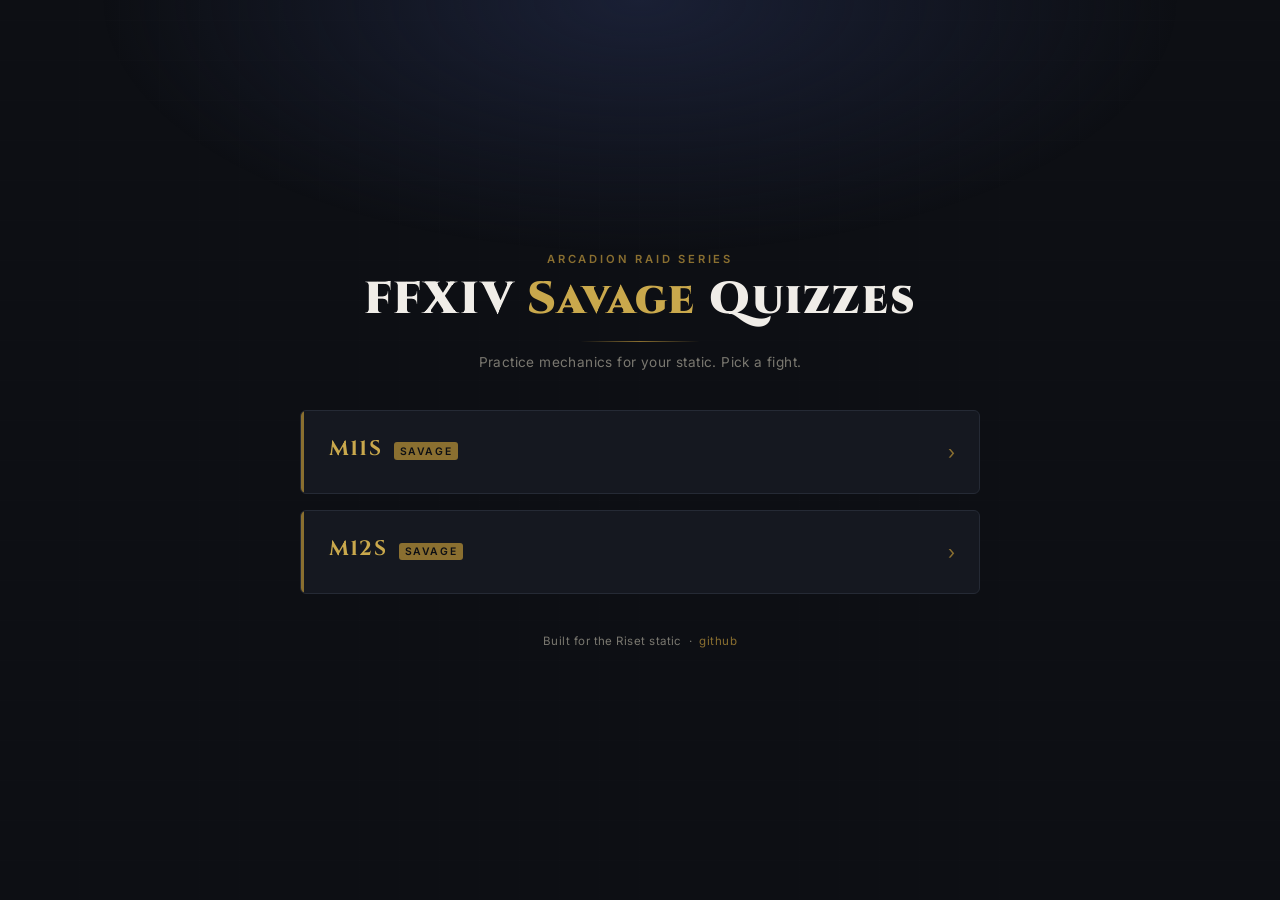
<file: index.html>
<!doctype html>
<html lang="en">
  <head>
    <meta charset="utf-8" />
    <meta name="viewport" content="width=device-width, initial-scale=1" />
    <title>FFXIV Savage Quiz Hub</title>
    <link href="https://fonts.googleapis.com/css2?family=Cinzel:wght@700;900&family=Inter:wght@400;500;600&display=swap" rel="stylesheet" />
    <style>
      *,
      *::before,
      *::after {
        box-sizing: border-box;
        margin: 0;
        padding: 0;
      }

      :root {
        --bg: #0d0f14;
        --surface: #151820;
        --border: #252a35;
        --gold: #c9a84c;
        --gold-dim: #8a6f30;
        --blue: #4a7fa5;
        --blue-glow: #5b9dc740;
        --red: #b04040;
        --text: #d8d4cc;
        --text-dim: #7a7870;
        --white: #f0ede8;
      }

      body {
        background: var(--bg);
        color: var(--text);
        font-family: "Inter", sans-serif;
        min-height: 100vh;
        display: flex;
        flex-direction: column;
        align-items: center;
        justify-content: center;
        padding: 2rem 1rem;
      }

      /* Subtle background texture */
      body::before {
        content: "";
        position: fixed;
        inset: 0;
        background: radial-gradient(ellipse 60% 40% at 50% 0%, #1a2035 0%, transparent 70%), repeating-linear-gradient(0deg, transparent, transparent 39px, #ffffff04 40px), repeating-linear-gradient(90deg, transparent, transparent 39px, #ffffff03 40px);
        pointer-events: none;
        z-index: 0;
      }

      .container {
        position: relative;
        z-index: 1;
        width: 100%;
        max-width: 680px;
        display: flex;
        flex-direction: column;
        align-items: center;
        gap: 2.5rem;
      }

      /* Header */
      header {
        text-align: center;
      }

      .eyebrow {
        font-family: "Inter", sans-serif;
        font-size: 0.7rem;
        font-weight: 600;
        letter-spacing: 0.25em;
        text-transform: uppercase;
        color: var(--gold-dim);
        margin-bottom: 0.6rem;
      }

      h1 {
        font-family: "Cinzel", serif;
        font-size: clamp(1.8rem, 5vw, 2.8rem);
        font-weight: 900;
        color: var(--white);
        letter-spacing: 0.04em;
        line-height: 1.1;
      }

      h1 span {
        color: var(--gold);
      }

      .divider {
        width: 120px;
        height: 1px;
        background: linear-gradient(90deg, transparent, var(--gold-dim), transparent);
        margin: 1rem auto 0;
      }

      .subtitle {
        font-size: 0.85rem;
        color: var(--text-dim);
        margin-top: 0.75rem;
        letter-spacing: 0.03em;
      }

      /* Quiz cards */
      .cards {
        display: flex;
        flex-direction: column;
        gap: 1rem;
        width: 100%;
      }

      .card {
        display: block;
        background: var(--surface);
        border: 1px solid var(--border);
        border-radius: 6px;
        padding: 1.5rem 1.75rem;
        text-decoration: none;
        color: inherit;
        transition:
          border-color 0.2s,
          box-shadow 0.2s,
          transform 0.15s;
        position: relative;
        overflow: hidden;
      }

      .card::before {
        content: "";
        position: absolute;
        left: 0;
        top: 0;
        bottom: 0;
        width: 3px;
        background: var(--gold-dim);
        transition: background 0.2s;
      }

      .card:hover {
        border-color: var(--gold);
        box-shadow:
          0 0 24px var(--blue-glow),
          0 2px 8px #00000080;
        transform: translateY(-2px);
      }

      .card:hover::before {
        background: var(--gold);
      }

      .card-top {
        display: flex;
        align-items: baseline;
        gap: 0.75rem;
        margin-bottom: 0.4rem;
      }

      .card-tier {
        font-family: "Cinzel", serif;
        font-size: 1.3rem;
        font-weight: 700;
        color: var(--gold);
        letter-spacing: 0.06em;
      }

      .card-badge {
        font-size: 0.65rem;
        font-weight: 600;
        letter-spacing: 0.15em;
        text-transform: uppercase;
        color: var(--bg);
        background: var(--gold-dim);
        padding: 0.2em 0.55em;
        border-radius: 3px;
      }

      .card-title {
        font-size: 1rem;
        font-weight: 600;
        color: var(--white);
        margin-bottom: 0.3rem;
      }

      .card-desc {
        font-size: 0.8rem;
        color: var(--text-dim);
        line-height: 1.5;
      }

      .card-arrow {
        position: absolute;
        right: 1.5rem;
        top: 50%;
        transform: translateY(-50%);
        color: var(--gold-dim);
        font-size: 1.2rem;
        transition:
          color 0.2s,
          right 0.2s;
      }

      .card:hover .card-arrow {
        color: var(--gold);
        right: 1.2rem;
      }

      /* Footer */
      footer {
        font-size: 0.72rem;
        color: var(--text-dim);
        text-align: center;
        letter-spacing: 0.04em;
      }

      footer a {
        color: var(--gold-dim);
        text-decoration: none;
      }

      footer a:hover {
        color: var(--gold);
      }
    </style>
  </head>
  <body>
    <div class="container">
      <header>
        <p class="eyebrow">Arcadion Raid Series</p>
        <h1>
          FFXIV
          <span>Savage</span>
          Quizzes
        </h1>
        <div class="divider"></div>
        <p class="subtitle">Practice mechanics for your static. Pick a fight.</p>
      </header>

      <div class="cards">
        <a class="card" href="./M11S/index.html">
          <div class="card-top">
            <span class="card-tier">M11S</span>
            <span class="card-badge">Savage</span>
          </div>

          <span class="card-arrow">›</span>
        </a>

        <a class="card" href="./M12S/index.html">
          <div class="card-top">
            <span class="card-tier">M12S</span>
            <span class="card-badge">Savage</span>
          </div>

          <span class="card-arrow">›</span>
        </a>
      </div>

      <footer>
        Built for the Riset static &nbsp;·&nbsp;
        <a href="https://github.com/ikena-iea/FFXIV-Quizzes" target="_blank">github</a>
      </footer>
    </div>
  </body>
</html>
</file>
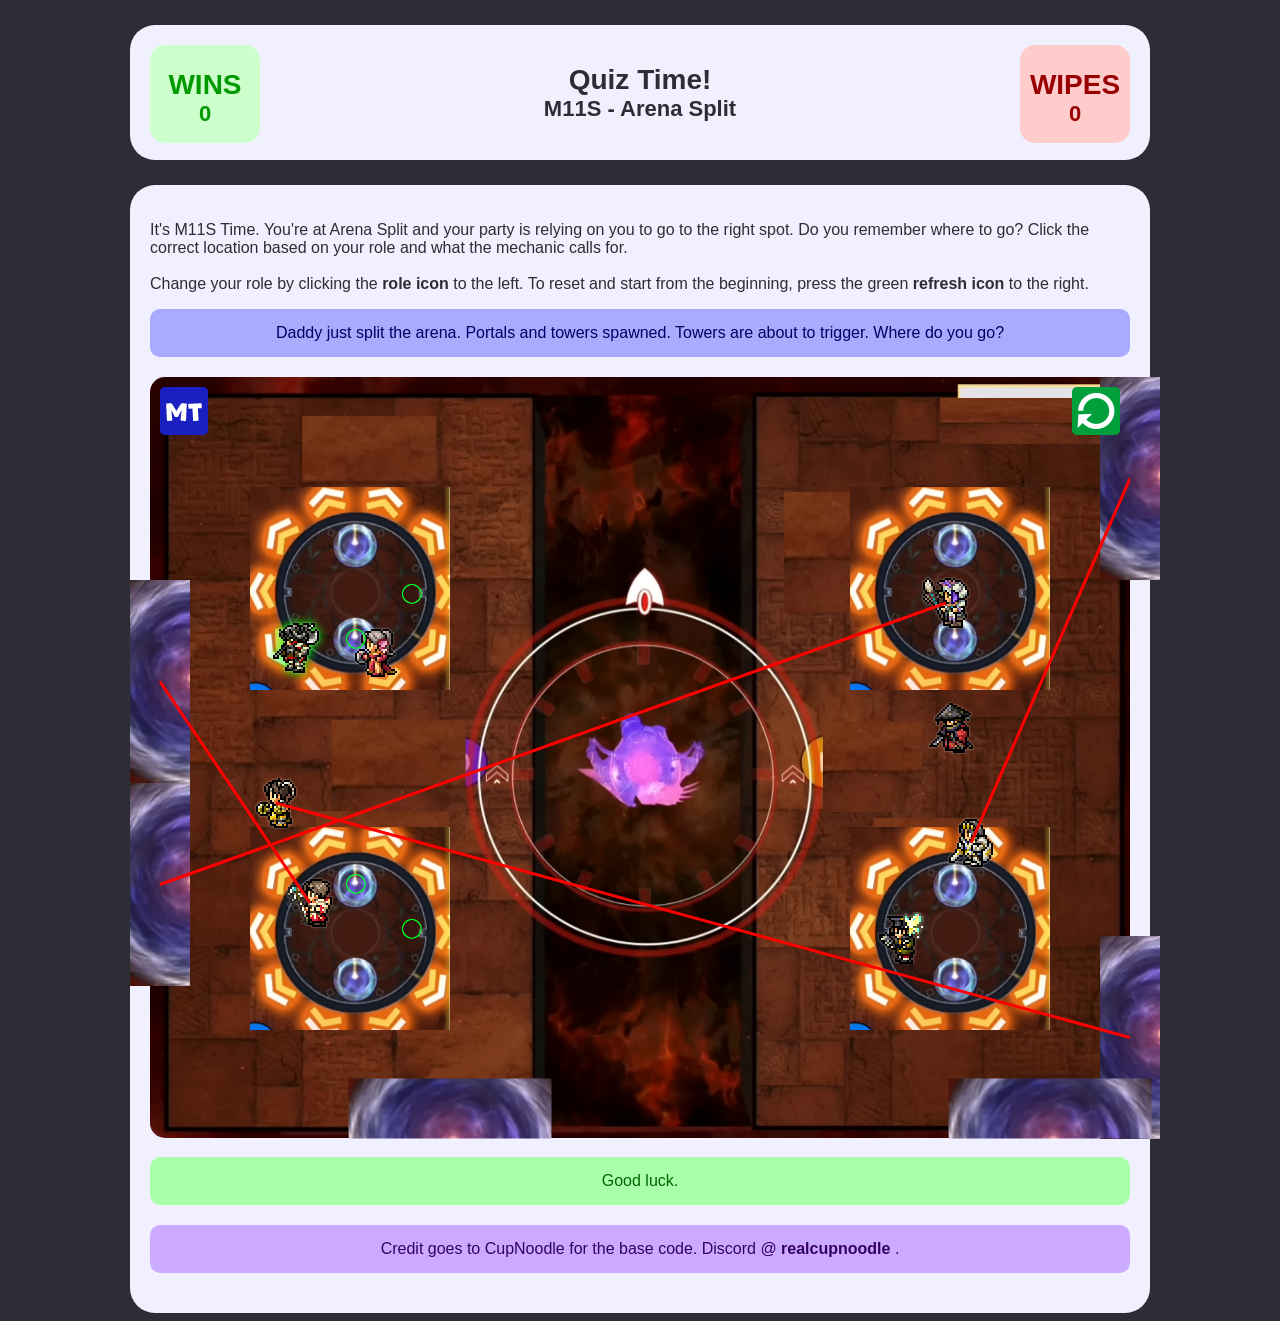
<file: M11S/index.html>
<html>
  <head>
    <meta charset="utf-8" />
    <meta name="og:title" content="M11S Split Arena" />
    <title>M11S Quiz Time!</title>

    <script src="quizFunctions.js"></script>
    <link rel="stylesheet" href="quizStyles.css" />

    <style>
      /* Page-Specific Styles Go Here */
      @keyframes resolveAoE {
        0% {
          opacity: 0;
        }
        15% {
          opacity: 1;
        }
        85% {
          opacity: 1;
        }
        100% {
          opacity: 0;
        }
      }

      .resolveAoE {
        animation: resolveAoE 5s;
        animation-delay: 1s;
        animation-fill-mode: both;
      }

      .resolveSpread {
        animation: resolveAoE 4s;
        animation-delay: 1.5s;
        animation-fill-mode: both;
      }

      .aoeMarker {
        opacity: 0;
      }

      .spreadMarker {
        opacity: 0;
      }

      .castMeter {
        display: block;
        height: 100%;
        background-color: gold;
        animation: castMeterFill 20s ease-in-out;
      }

      .castText {
        position: relative;
        display: inline;
        top: -40px;
        font-weight: bold;
        color: orange;
        /* cursor: pointer; */
        transition:
          left 0.5s ease,
          top 0.5s ease,
          transform 0.5s ease;
        height: 20px;
        width: 200px;
      }
    </style>

    <script>
      //Set globals here
      const playerIds = ["p0", "p1", "p2", "p3", "p4", "p5", "p6", "p7"];
      const meleePlayers = [0, 2, 4, 6];
      const towerPosIds = ["t0", "t1", "t2", "t3"];
      const baitPosIds = ["t0", "t1"];
      const finalPosIds = ["t0", "t1", "t2", "t3", "t4", "t5", "t6", "t7"];
      // Persistent cycle state
      let tetherCycle = null;
      const mate = { 0: 4, 4: 0, 1: 7, 7: 1, 2: 6, 6: 2, 3: 5, 5: 3 };

      var win = 0;
      var lose = 0;
      var storedChoice = 0;

      var inOut = true; // left gates in, right gates out
      var leftRight = true; // bottom gates left, bottom gates right
      var selectedChar = 0; // MT-R2-M2-H2-OT-H1-M1-R1
      var step = 0; //0 = Tower Spot, 1 = Bait Spot, 2 = Final Spot, 3 = Tower Spot, 4 = Bait Spot, 5 = Final Spot, 6 = Tower Spot, 7 = Complete/Wipe
      var killed = false;
      var leftParty = [0, 5, 6, 7];
      var rightParty = [1, 2, 3, 4];

      var pairs = [
        [0, 7],
        [5, 6],
        [1, 4],
        [2, 3],
      ]; // [top-left, bottom-left, top-right, bottom-right]

      var tetherPlayersDest = [-1, -1, -1, -1];
      var queueMovement = [];

      var towerPositions = [
        [
          [194, 250], // top-left-stay
          [250, 205], // top-left-cross
          [194, 495], // bot-left-stay
          [250, 540], // bot-left-cross
        ],
        [
          [794, 250], // top-right-stay
          [738, 205], // top-right-cross
          [794, 495], // bot-right-stay
          [738, 540], // bot-right-cross
        ],
      ];

      var baitPositions = [
        [
          [294, 375], // left far
          [350, 375], // left close
        ],
        [
          [610, 375], // right close
          [666, 375], // right far
        ],
      ];

      var finalPositions = [
        [
          [164, 10], // top-left-edge-left
          [205, 10], // top-left-edge-right
          [164, 150], // top-left-marker-left
          [205, 150], // top-left-marker-right
          [164, 735], // bot-left-edge-left
          [205, 735], // bot-left-edge-right
          [164, 595], // bot-left-marker-left
          [205, 595], // bot-left-marker-right
        ],
        [
          [755, 10], // top-right-edge-left
          [796, 10], // top-right-edge-right
          [755, 150], // top-right-marker-left
          [796, 150], // top-right-marker-right
          [755, 735], // bot-right-edge-left
          [796, 735], // bot-right-edge-right
          [755, 595], // bot-right-marker-left
          [796, 595], // bot-right-marker-right
        ],
      ];
    </script>
  </head>

  <body>
    <!-- Title Bar -->
    <div class="titleBar">
      <!-- Title div -->
      <div class="scoreCount" style="float: left; background-color: #ccffcc; color: #009900">
        <h1>WINS</h1>
        <h2 id="winText">0</h2>
      </div>
      <div class="scoreCount" style="float: right; background-color: #ffcccc; color: #990000">
        <h1>WIPES</h1>
        <h2 id="loseText">0</h2>
      </div>
      <h1>Quiz Time!</h1>
      <h2>M11S - Arena Split</h2>
    </div>
    <!-- End Title Div -->

    <div class="quizContainer">
      <!-- Content div -->
      <p style="display: table">
        It's M11S Time. You're at Arena Split and your party is relying on you to go to the right spot. Do you remember where to go? Click the correct location based on your role and what the mechanic calls for.
        <br />
        <br />
        Change your role by clicking the
        <strong>role icon</strong>
        to the left. To reset and start from the beginning, press the green
        <strong>refresh icon</strong>
        to the right.
      </p>
      <p id="status" class="alert" style="background-color: rgb(255, 153, 204); color: rgb(102, 0, 51)">
        <strong>[FAIL]</strong>
        - You've killed yourself and/or a party member. Don't feel bad. This is just for pretend. You'll get it next time, maybe.
        <br />
        <em>Note: Wrong baits can still be salvaged if the party can react quickly and swap baits on the fly</em>
        <br />
        <br />
        Press the
        <strong>reset button</strong>
        to the right to try again.
      </p>
      <div class="quizBlock">
        <!-- All of the quiz content will be located in here - Override height if needed. -->
        <!-- Battle Background -->
        <img src="img/bg.png" id="arena" style="border-radius: 15px; width: 980px" />

        <!-- Tethers -->
        <svg id="lines"></svg>

        <!-- Gate -->
        <img id="g1" style="left: 0px; top: 0px; transform: rotate(0deg) scaleX(1)" src="img/gate.png" />
        <img id="g2" style="left: 0px; bottom: 0px; transform: rotate(0deg) scaleX(1)" src="img/gate.png" />
        <img id="g3" style="right: 0px; top: 190px; transform: rotate(0deg) scaleX(1)" src="img/gate.png" />
        <img id="g4" style="right: 0px; bottom: 190px; transform: rotate(0deg) scaleX(1)" src="img/gate.png" />
        <img id="g5" style="left: 273px; bottom: -73px; transform: rotate(90deg) scaleX(1)" src="img/gate.png" />
        <img id="g6" style="right: 55px; bottom: -73px; transform: rotate(90deg) scaleX(1)" src="img/gate.png" />

        <!-- Towers -->
        <img id="tow0" style="left: 100px; top: 110px; width: 200px" src="img/towers.png" />
        <img id="tow1" style="left: 100px; top: 450px; width: 200px" src="img/towers.png" />
        <img id="tow2" style="left: 700px; top: 110px; width: 200px" src="img/towers.png" />
        <img id="tow3" style="left: 700px; top: 450px; width: 200px" src="img/towers.png" />

        <!-- Party -->
        <img id="p0" class="selected-player" style="left: 463px; top: 112px; transform: rotate(0deg) scaleX(1)" src="img/mt.png" />
        <img id="p1" style="left: 535px; top: 282px; transform: rotate(0deg) scaleX(1)" src="img/r2.png" />
        <img id="p2" style="left: 566px; top: 350px; transform: rotate(0deg) scaleX(1)" src="img/m2.png" />
        <img id="p3" style="left: 560px; top: 447px; transform: rotate(0deg) scaleX(1)" src="img/h2.png" />
        <img id="p4" style="left: 463px; top: 422px; transform: rotate(0deg) scaleX(1)" src="img/ot.png" />
        <img id="p5" style="left: 368px; top: 447px; transform: rotate(0deg) scaleX(1)" src="img/h1.png" />
        <img id="p6" style="left: 358px; top: 350px; transform: rotate(0deg) scaleX(1)" src="img/m1.png" />
        <img id="p7" style="left: 393px; top: 282px; transform: rotate(0deg) scaleX(1)" src="img/r1.png" />

        <!-- Location Selection Towers-->
        <img id="t0" style="left: 194px; top: 250px; cursor: pointer" src="img/target.png" onclick="grade(0)" />
        <img id="t1" style="left: 250px; top: 205px; cursor: pointer" src="img/target.png" onclick="grade(1)" />
        <img id="t2" style="left: 194px; top: 495px; cursor: pointer" src="img/target.png" onclick="grade(2)" />
        <img id="t3" style="left: 250px; top: 540px; cursor: pointer" src="img/target.png" onclick="grade(3)" />
        <img id="t4" style="left: 794px; top: 250px; cursor: pointer" src="img/target.png" onclick="grade(4)" />
        <img id="t5" style="left: 738px; top: 205px; cursor: pointer" src="img/target.png" onclick="grade(5)" />
        <img id="t6" style="left: 794px; top: 495px; cursor: pointer" src="img/target.png" onclick="grade(6)" />
        <img id="t7" style="left: 738px; top: 540px; cursor: pointer" src="img/target.png" onclick="grade(7)" />

        <!-- Menu Images -->
        <img id="resetImg" style="right: 10px; top: 10px; border-radius: 5px" src="img/reset.png" onclick="setupBoard()" />
        <img id="roleImg" style="left: 10px; top: 10px; border-radius: 5px" src="img/iconmt.png" onclick="changeRole()" />
      </div>
      <p id="gradeBlock" class="grading" style="background-color: rgb(255, 153, 204); color: rgb(102, 0, 51)">Good luck.</p>
      <div class="next-container">
        <button id="nextBtn" class="next-btn hidden" onclick="grade()">Next</button>
      </div>
      <p class="contact">
        Credit goes to CupNoodle for the base code. Discord @
        <strong>realcupnoodle</strong>
        .
      </p>
    </div>
    <!-- End Content Div -->

    <script>
      function setupBoard() {
        //Initialize variables and place everything in an initial configuration
        leftParty = [0, 5, 6, 7];
        rightParty = [1, 2, 3, 4];
        pairs = [
          [0, 7],
          [5, 6],
          [1, 4],
          [2, 3],
        ];
        inOut = Math.random() < 0.5; //true = in (left out, right in), false = out (left out, right in)
        leftRight = Math.random() < 0.5; //true = left, false = right
        step = 0; //0 = Tower Spot, 1 = Bait Spot, 2 = Final Spot, 3 = Tower Spot, 4 = Bait Spot, 5 = Final Spot, 6 = Tower Spot, 7 = Complete/Wipe
        showMarkers(towerPosIds);
        assignMarkers();
        showTowers();
        hideNextButton();
        queueMovement = new Array();

        playerIds.forEach((player) => {
          document.getElementById(player).classList.remove("baiting");
        });

        killed = false;
        tetherCycle = null;

        //Place starting positions
        moveImage("p0", 120, 245);
        moveImage("p1", 770, 200);
        moveImage("p2", 775, 325);
        moveImage("p3", 725, 535);
        moveImage("p4", 795, 440);
        moveImage("p5", 134, 500);
        moveImage("p6", 100, 400);
        moveImage("p7", 200, 250);

        //Place gates
        if (inOut) {
          moveImage("g1", -20, 203);
          moveImage("g2", -20, 406);
          moveImage("g3", 950, 0);
          moveImage("g4", 950, 559);
        } else {
          moveImage("g1", -20, 0);
          moveImage("g2", -20, 559);
          moveImage("g3", 950, 203);
          moveImage("g4", 950, 406);
        }
        if (leftRight) {
          moveImage("g5", 70, 630, 90);
          moveImage("g6", 670, 630, 90);
        } else {
          moveImage("g5", 270, 630, 90);
          moveImage("g6", 870, 630, 90);
        }

        //Assign and place tethers
        resetTethers();
        assign4TethersRandom(leftParty, rightParty);

        //Set the initial alert text and grade block
        setBgAndColor("gradeBlock", "#AAFFAA", "#006600");
        setBgAndColor("status", "#AAAAFF", "#000066");

        setText("status", "Daddy just split the arena.  Portals and towers spawned.  Towers are about to trigger.  Where do you go?");
        setText("gradeBlock", "Good luck.");
      }

      function changeRole() {
        //Change the role and re-assign markers
        document.getElementById(`p${selectedChar}`).classList.remove("selected-player");
        switch (selectedChar) {
          //We're going to cycle these in a different order to the viewer, so this will require a special order.
          case 0: //MT
            selectedChar = 4; //OT
            changeImage("roleImg", "img/iconot.png");
            break;
          case 1: //R2
            selectedChar = 0; //MT
            changeImage("roleImg", "img/iconmt.png");
            break;
          case 2: //M2
            selectedChar = 7; //R1
            changeImage("roleImg", "img/iconr1.png");
            break;
          case 3: //H2
            selectedChar = 6; //M1
            changeImage("roleImg", "img/iconm1.png");
            break;
          case 4: //OT
            selectedChar = 5; //H1
            changeImage("roleImg", "img/iconh1.png");
            break;
          case 5: //H1
            selectedChar = 3; //H2
            changeImage("roleImg", "img/iconh2.png");
            break;
          case 6: //M1
            selectedChar = 2; //M2
            changeImage("roleImg", "img/iconm2.png");
            break;
          case 7: //R1
            selectedChar = 1; //R2
            changeImage("roleImg", "img/iconr2.png");
            break;
        }
        document.getElementById(`p${selectedChar}`).classList.add("selected-player");
        setupBoard();
      }

      // assign the location of selection markers for test
      function assignMarkers() {
        if (step === 0 || step === 6) {
          if (leftParty.includes(selectedChar)) {
            let activeSide = towerPositions[0];
            moveImage("t0", activeSide[0][0], activeSide[0][1]);
            moveImage("t1", activeSide[1][0], activeSide[1][1]);
            moveImage("t2", activeSide[2][0], activeSide[2][1]);
            moveImage("t3", activeSide[3][0], activeSide[3][1]);
          } else {
            let activeSide = towerPositions[1];
            moveImage("t0", activeSide[0][0], activeSide[0][1]);
            moveImage("t1", activeSide[1][0], activeSide[1][1]);
            moveImage("t2", activeSide[2][0], activeSide[2][1]);
            moveImage("t3", activeSide[3][0], activeSide[3][1]);
          }
        }
        if (step === 1 || step === 8) {
          showMarkers(baitPosIds);
          if (leftParty.includes(selectedChar)) {
            let activeSide = baitPositions[0];
            moveImage("t0", activeSide[0][0], activeSide[0][1]);
            moveImage("t1", activeSide[1][0], activeSide[1][1]);
          } else {
            let activeSide = baitPositions[1];
            moveImage("t0", activeSide[0][0], activeSide[0][1]);
            moveImage("t1", activeSide[1][0], activeSide[1][1]);
          }
        }
        if (step === 3 || step === 10) {
          showMarkers(finalPosIds);
          if (leftParty.includes(selectedChar)) {
            let activeSide = finalPositions[0];
            moveImage("t0", activeSide[0][0], activeSide[0][1]);
            moveImage("t1", activeSide[1][0], activeSide[1][1]);
            moveImage("t2", activeSide[2][0], activeSide[2][1]);
            moveImage("t3", activeSide[3][0], activeSide[3][1]);
            moveImage("t4", activeSide[4][0], activeSide[4][1]);
            moveImage("t5", activeSide[5][0], activeSide[5][1]);
            moveImage("t6", activeSide[6][0], activeSide[6][1]);
            moveImage("t7", activeSide[7][0], activeSide[7][1]);
          } else {
            let activeSide = finalPositions[1];
            moveImage("t0", activeSide[0][0], activeSide[0][1]);
            moveImage("t1", activeSide[1][0], activeSide[1][1]);
            moveImage("t2", activeSide[2][0], activeSide[2][1]);
            moveImage("t3", activeSide[3][0], activeSide[3][1]);
            moveImage("t4", activeSide[4][0], activeSide[4][1]);
            moveImage("t5", activeSide[5][0], activeSide[5][1]);
            moveImage("t6", activeSide[6][0], activeSide[6][1]);
            moveImage("t7", activeSide[7][0], activeSide[7][1]);
          }
        }
      }

      async function grade(choice) {
        if (step === 0 || step === 7) {
          //Move all the non-players to their correct location.
          if (selectedChar != 0) placeUnit(0);
          if (selectedChar != 1) placeUnit(1);
          if (selectedChar != 2) placeUnit(2);
          if (selectedChar != 3) placeUnit(3);
          if (selectedChar != 4) placeUnit(4);
          if (selectedChar != 5) placeUnit(5);
          if (selectedChar != 6) placeUnit(6);
          if (selectedChar != 7) placeUnit(7);

          //Move the selected character to the place they clicked on
          movePlayerToMarker(choice);

          if (leftParty.includes(selectedChar)) {
            if (choice === 0) queueMovement.push([selectedChar, "down"]);
            if (choice === 1) queueMovement.push([selectedChar, "right"]);
            if (choice === 2) queueMovement.push([selectedChar, "up"]);
            if (choice === 3) queueMovement.push([selectedChar, "right"]);
          } else {
            if (choice === 0) queueMovement.push([selectedChar, "down"]);
            if (choice === 1) queueMovement.push([selectedChar, "left"]);
            if (choice === 2) queueMovement.push([selectedChar, "up"]);
            if (choice === 3) queueMovement.push([selectedChar, "left"]);
          }

          //Hide markers
          hideMarkers();

          //Reset the text inside the grade box
          setText("gradeBlock", "Everybody gets to position.");
          showNextButton();
        }
        if (step === 1 || step === 8) {
          hideNextButton();
          const { ok, results } = checkTowersHaveTwoPlayers();
          console.log(ok, results);
          // results example: { t0:["p0","p5"], t1:["p1","p4"], ... }
          if (ok) {
            // set up waiters FIRST
            const els = playerIds.map((id) => document.getElementById(id));
            const waits = els.map((el) => waitForTransition(el));
            queueMovement.forEach((movement) => {
              var unitID = "p" + movement[0];
              if (movement[1] === "right") {
                shiftImage(unitID, 500, 0);
              }
              if (movement[1] === "left") {
                shiftImage(unitID, -500, 0);
              }
              if (movement[1] === "up") {
                shiftImage(unitID, 0, -300);
              }
              if (movement[1] === "down") {
                shiftImage(unitID, 0, 300);
              }
            });
            hideTowers();
            await Promise.all(waits);
            const res = checkFourPerSide("arena", playerIds);
            console.log(res.ok, res.left, res.right);
            leftParty = res.left;
            rightParty = res.right;
            if (res.ok) {
              setBgAndColor("status", "#AAFFAA", "#006600");
              setText("status", "<strong>[PASS]</strong> - You've gone to the location correctly. Now click if you need to get close to the boss or not.");
              setText("gradeBlock", "Tower triggers and people get knocked to new locations.");
              assignMarkers();
            } else {
              lose++;
              setBgAndColor("gradeBlock", "#FF99CC", "#660033");
              setBgAndColor("status", "#FF99CC", "#660033");
              setText("status", "<strong>[FAIL]</strong> - You messed up because now there are no longer four on each side.");
              setText("gradeBlock", "Press the refresh icon or change role to start again.");
              setText("loseText", lose);
            }
          } else {
            lose++;
            setBgAndColor("gradeBlock", "#FF99CC", "#660033");
            setBgAndColor("status", "#FF99CC", "#660033");
            setText("status", "<strong>[FAIL]</strong> - A tower was missed.");
            setText("gradeBlock", "Press the refresh icon or change role to start again.");
            setText("loseText", lose);
          }
        }
        if (step === 2 || step === 9) {
          //Move all the non-players to their correct location.
          if (selectedChar != 0) placeUnit(0);
          if (selectedChar != 1) placeUnit(1);
          if (selectedChar != 2) placeUnit(2);
          if (selectedChar != 3) placeUnit(3);
          if (selectedChar != 4) placeUnit(4);
          if (selectedChar != 5) placeUnit(5);
          if (selectedChar != 6) placeUnit(6);
          if (selectedChar != 7) placeUnit(7);

          if (!meleePlayers.includes(selectedChar) && tetherPlayersDest.includes(selectedChar)) {
            setBgAndColor("status", "#AAAAFF", "#000066");
            setText("status", "Daddy is about to give the four nearest players baits");
            setText("gradeBlock", "Everybody gets to position.");
            showNextButton();
          } else {
            movePlayerToMarker(choice);
            setBgAndColor("status", "#AAAAFF", "#000066");
            setText("status", "Daddy is about to give the four nearest players baits");
            setText("gradeBlock", "Everybody gets to position.");
            showNextButton();
          }
          //Hide markers
          hideMarkers();
        }
        if (step === 3 || step === 10) {
          hideNextButton();
          const { nearest4, leftPair, rightPair } = fourNearestOnX();
          const els = playerIds.map((id) => document.getElementById(id));
          const waits = els.map((el) => waitForTransition(el));
          if (noOverlap(nearest4, tetherPlayersDest)) {
            leftPair.forEach((player, index) => {
              var unitID = "p" + player;
              document.getElementById(unitID).classList.add("baiting");
              if (index === 0) {
                shiftImage(unitID, 0, -30);
                pairs[0] = [player, tetherPlayersDest[0]];
              } else {
                shiftImage(unitID, 0, 30);
                pairs[1] = [player, tetherPlayersDest[1]];
              }
            });
            rightPair.forEach((player, index) => {
              var unitID = "p" + player;
              document.getElementById(unitID).classList.add("baiting");
              if (index === 0) {
                shiftImage(unitID, 0, -30);
                pairs[2] = [player, tetherPlayersDest[2]];
              } else {
                shiftImage(unitID, 0, 30);
                pairs[3] = [player, tetherPlayersDest[3]];
              }
            });
            await Promise.all(waits);
            setBgAndColor("status", "#AAFFAA", "#006600");
            if (tetherPlayersDest.includes(selectedChar)) {
              setText("status", "<strong>[PASS]</strong> - You've gone to the location correctly. Now head towards the final location while baiting puddles.");
              setText("gradeBlock", "Four nearest players got bait markers and shifted a bit to the the left or right. Puddles will start dropping soon.");
            } else {
              setText("status", "<strong>[PASS]</strong> - You've gone to the location correctly. Now head towards the final location while baiting puddles.");
              setText("gradeBlock", "You and three other nearest players got bait markers and shifted a bit to the the left or right. Puddles will start dropping soon.");
            }
            assignMarkers();
          } else {
            nearest4.forEach((player, index) => {
              var unitID = "p" + player;
              document.getElementById(unitID).classList.add("baiting");
            });
            await Promise.all(waits);

            lose++;
            setBgAndColor("gradeBlock", "#FF99CC", "#660033");
            setBgAndColor("status", "#FF99CC", "#660033");
            setText("status", "<strong>[FAIL]</strong> - You messed up because now there is a bait on a tether player.");
            setText("gradeBlock", "Press the refresh icon or change role to start again.");
            setText("loseText", lose);
          }
        }
        if (step === 4 || step === 11) {
          if (selectedChar != 0) placeUnit(0);
          if (selectedChar != 1) placeUnit(1);
          if (selectedChar != 2) placeUnit(2);
          if (selectedChar != 3) placeUnit(3);
          if (selectedChar != 4) placeUnit(4);
          if (selectedChar != 5) placeUnit(5);
          if (selectedChar != 6) placeUnit(6);
          if (selectedChar != 7) placeUnit(7);

          movePlayerToMarker(choice);
          storedChoice = choice;
          setBgAndColor("status", "#AAAAFF", "#000066");
          setText("status", "Daddy is about to release everything.");
          setText("gradeBlock", "Everybody gets to position.");
          showNextButton();
          hideMarkers();
        }
        if (step === 5 || step === 12) {
          // if fail
          if (storedChoice % 2 === 0 && leftRight) {
            lose++;
            setBgAndColor("gradeBlock", "#FF99CC", "#660033");
            setBgAndColor("status", "#FF99CC", "#660033");
            setText("status", "<strong>[FAIL]</strong> - You messed up because you got killed by half platform cleave.");
            setText("gradeBlock", "Press the refresh icon or change role to start again.");
            setText("loseText", lose);
            hideNextButton();
          } else if (tetherPlayersDest.includes(selectedChar) && (storedChoice === 2 || storedChoice === 3 || storedChoice === 6 || storedChoice === 7)) {
            lose++;
            setBgAndColor("gradeBlock", "#FF99CC", "#660033");
            setBgAndColor("status", "#FF99CC", "#660033");
            setText("status", "<strong>[FAIL]</strong> - You messed up because you didn't go to the edge.");
            setText("gradeBlock", "Press the refresh icon or change role to start again.");
            setText("loseText", lose);
            hideNextButton();
          } else if (!tetherPlayersDest.includes(selectedChar) && (storedChoice === 0 || storedChoice === 1 || storedChoice === 4 || storedChoice === 5)) {
            lose++;
            setBgAndColor("gradeBlock", "#FF99CC", "#660033");
            setBgAndColor("status", "#FF99CC", "#660033");
            setText("status", "<strong>[FAIL]</strong> - You messed up because you didn't go to the marker.");
            setText("gradeBlock", "Press the refresh icon or change role to start again.");
            setText("loseText", lose);
            hideNextButton();
          } else if (isOverlappingWithOthers(playerIds[selectedChar], playerIds)) {
            lose++;
            setBgAndColor("gradeBlock", "#FF99CC", "#660033");
            setBgAndColor("status", "#FF99CC", "#660033");
            setText("status", "<strong>[FAIL]</strong> - You stacked with someone else.");
            setText("gradeBlock", "Press the refresh icon or change role to start again.");
            setText("loseText", lose);
            hideNextButton();
          } else {
            resetTethers();
            playerIds.forEach((player) => {
              document.getElementById(player).classList.remove("baiting");
            });
            if (step === 5) {
              setBgAndColor("status", "#AAFFAA", "#006600");
              setText("status", "<strong>[PASS]</strong> - You've gone to the location correctly. Now do it again.");
              setText("gradeBlock", "New set of tethers will be assigned to the previous baiters soon.");
            } else {
              setBgAndColor("status", "#AAFFAA", "#006600");
              setText("status", "<strong>[PASS]</strong> - You've done it! This ends the quiz. Next you go close to the boss to take stack, but remember which corner you're from so that you can take the final towers for arena slam.");
              setText("gradeBlock", "Press the refresh icon or change role to start again.");
              hideNextButton();
            }
          }
        }
        if (step === 6) {
          showMarkers(towerPosIds);
          assignMarkers();
          showTowers();
          queueMovement = new Array();
          inOut = Math.random() < 0.5; //true = in (left out, right in), false = out (left out, right in)
          leftRight = Math.random() < 0.5; //true = left, false = right
          if (inOut) {
            moveImage("g1", -20, 203);
            moveImage("g2", -20, 406);
            moveImage("g3", 950, 0);
            moveImage("g4", 950, 559);
          } else {
            moveImage("g1", -20, 0);
            moveImage("g2", -20, 559);
            moveImage("g3", 950, 203);
            moveImage("g4", 950, 406);
          }
          if (leftRight) {
            moveImage("g5", 70, 630, 90);
            moveImage("g6", 670, 630, 90);
          } else {
            moveImage("g5", 270, 630, 90);
            moveImage("g6", 870, 630, 90);
          }
          assign4TethersRandom(leftParty, rightParty);
          setBgAndColor("gradeBlock", "#AAFFAA", "#006600");
          setBgAndColor("status", "#AAAAFF", "#000066");

          setText("status", "Portals and towers spawned.  Towers are about to trigger.  Where do you go?");
          setText("gradeBlock", "Good luck.");
        }
        step++;
        console.log("step", step);
      }

      function getNPCPoint(unitIndex) {
        //Figure out which point they need to be at
        const el = document.getElementById(`p${unitIndex}`);
        const left = parseFloat(el.style.left) || 0;
        const top = parseFloat(el.style.top) || 0;
        let correctPosition = [left, top];

        if (step === 0 || step === 7) // Tower Positions
        {
          if (leftParty.includes(unitIndex)) {
            // if left side
            let activeSide = towerPositions[0];
            if (tetherPlayersDest.indexOf(unitIndex) >= 2) {
              // if need to cross
              if (findPairIndexByValue(pairs, unitIndex) === 0) {
                // if top pair
                correctPosition = activeSide[1];
                queueMovement.push([unitIndex, "right"]);
              } else {
                // if bottom pair
                correctPosition = activeSide[3];
                queueMovement.push([unitIndex, "right"]);
              }
            } else {
              // if staying
              if (findPairIndexByValue(pairs, unitIndex) === 0) {
                // if top pair
                correctPosition = activeSide[0];
                queueMovement.push([unitIndex, "down"]);
              } else {
                // if bottom pair
                correctPosition = activeSide[2];
                queueMovement.push([unitIndex, "up"]);
              }
            }
          } else {
            // if right side
            let activeSide = towerPositions[1];
            if (tetherPlayersDest.indexOf(unitIndex) < 2 && tetherPlayersDest.indexOf(unitIndex) !== -1) {
              // if need to cross
              if (findPairIndexByValue(pairs, unitIndex) === 2) {
                // if top pair
                correctPosition = activeSide[1];
                queueMovement.push([unitIndex, "left"]);
              } else {
                // if bottom pair
                correctPosition = activeSide[3];
                queueMovement.push([unitIndex, "left"]);
              }
            } else {
              // if staying
              if (findPairIndexByValue(pairs, unitIndex) === 2) {
                // if top pair
                correctPosition = activeSide[0];
                queueMovement.push([unitIndex, "down"]);
              } else {
                // if bottom pair
                correctPosition = activeSide[2];
                queueMovement.push([unitIndex, "up"]);
              }
            }
          }
        }

        if (step === 2 || step === 9) // Bait Positions
        {
          if (!tetherPlayersDest.includes(unitIndex)) // needs to bait
          {
            if (leftParty.includes(unitIndex)) // if left side
            {
              let activeSide = baitPositions[0];
              correctPosition = activeSide[1];
            } else {
              // if right side
              let activeSide = baitPositions[1];
              correctPosition = activeSide[0];
            }
          } else {
            // needs to be far
            if (leftParty.includes(unitIndex)) // if left side
            {
              let activeSide = baitPositions[0];
              if (meleePlayers.includes(unitIndex)) correctPosition = activeSide[0];
            } else {
              // if right side
              let activeSide = baitPositions[1];
              if (meleePlayers.includes(unitIndex)) correctPosition = activeSide[1];
            }
          }
        }

        if (step === 4 || step === 11) // Final Positions
        {
          console.log("tetherPlay", tetherPlayersDest);
          console.log("pairs", pairs);
          if (!tetherPlayersDest.includes(unitIndex)) // needs to go to Markers
          {
            if (leftParty.includes(unitIndex)) // if left side
            {
              let activeSide = finalPositions[0];
              if (pairs[0].includes(unitIndex)) {
                // if top side
                if (leftRight) {
                  // if gate on left
                  correctPosition = activeSide[3];
                } else {
                  // if gate right
                  correctPosition = activeSide[2];
                }
              } else {
                // bottom side
                if (leftRight) {
                  // if gate on left
                  correctPosition = activeSide[7];
                } else {
                  // if gate on right
                  correctPosition = activeSide[6];
                }
              }
            } else {
              // if right side
              let activeSide = finalPositions[1];
              if (pairs[2].includes(unitIndex)) {
                // if top side
                if (leftRight) {
                  // if gate on left
                  correctPosition = activeSide[3];
                } else {
                  // if gate right
                  correctPosition = activeSide[2];
                }
              } else {
                // bottom side
                if (leftRight) {
                  // if gate on left
                  correctPosition = activeSide[7];
                } else {
                  // if gate on right
                  correctPosition = activeSide[6];
                }
              }
            }
          } else {
            // needs to go to Edge
            if (leftParty.includes(unitIndex)) // if left side
            {
              let activeSide = finalPositions[0];
              if (pairs[0].includes(unitIndex)) {
                // if top side
                if (leftRight) {
                  // if gate on left
                  correctPosition = activeSide[1];
                } else {
                  // if gate right
                  correctPosition = activeSide[0];
                }
              } else {
                // bottom side
                if (leftRight) {
                  // if gate on left
                  correctPosition = activeSide[5];
                } else {
                  // if gate on right
                  correctPosition = activeSide[4];
                }
              }
            } else {
              // if right side
              let activeSide = finalPositions[1];
              if (pairs[2].includes(unitIndex)) {
                // if top side
                if (leftRight) {
                  // if gate on left
                  correctPosition = activeSide[1];
                } else {
                  // if gate right
                  correctPosition = activeSide[0];
                }
              } else {
                // bottom side
                if (leftRight) {
                  // if gate on left
                  correctPosition = activeSide[5];
                } else {
                  // if gate on right
                  correctPosition = activeSide[4];
                }
              }
            }
          }
        }

        return correctPosition;
      }

      function placeUnit(unitIndex) {
        pointIndex = getNPCPoint(unitIndex);
        //Points have been figured out.  Now assign them based on the character.
        var unitID = "p" + unitIndex;
        if (step !== 4 && step !== 11) moveImage(unitID, pointIndex[0] - 15 + randomOffset(10), pointIndex[1] - 28 + randomOffset(30));
        else moveImage(unitID, pointIndex[0] - 15, pointIndex[1] - 28);
      }

      // TETHER LOGIC

      let tetherRaf = null;

      function startTetherTracking(pairs) {
        const svg = document.getElementById("lines");

        // create 4 persistent line elements (reuse if you want)
        const lines = pairs.map(() => {
          const ln = document.createElementNS("http://www.w3.org/2000/svg", "line");
          ln.setAttribute("stroke", "red");
          ln.setAttribute("stroke-width", "3");
          svg.appendChild(ln);
          return ln;
        });

        function loop() {
          for (let i = 0; i < pairs.length; i++) {
            const { pId, gId } = pairs[i];
            drawLineToElement(lines[i], document.getElementById(pId), document.getElementById(gId), svg);
          }
          tetherRaf = requestAnimationFrame(loop);
        }

        stopTetherTracking();
        loop();
      }

      function stopTetherTracking() {
        if (tetherRaf) cancelAnimationFrame(tetherRaf);
        tetherRaf = null;
      }

      // Wait for an element’s move transitions to finish (left/top/transform)
      function waitForMoveEnd(el, props = ["left", "top", "transform"]) {
        return new Promise((resolve) => {
          const pending = new Set(props);
          function onEnd(e) {
            if (!pending.has(e.propertyName)) return;
            pending.delete(e.propertyName);
            if (pending.size === 0) {
              el.removeEventListener("transitionend", onEnd);
              resolve();
            }
          }
          el.addEventListener("transitionend", onEnd);
        });
      }

      function buildCycleFromLeftPick(leftParty, rightParty) {
        const L = shuffle(leftParty).slice(0, 2); // pick 2 random on left
        const forbiddenRight = new Set(L.map((p) => mate[p])); // their mates on right

        const R = rightParty.filter((p) => !forbiddenRight.has(p)); // the "other two"
        // R should be length 2 if parties are truly mate-split

        // B is the complement set (mates of A swapped to other side)
        const B_L = R.map((p) => mate[p]); // mates of R are on left
        const B_R = L.map((p) => mate[p]); // mates of L are on right

        return {
          A: { L, R },
          B: { L: B_L, R: B_R },
        };
      }

      function assign4TethersRandom(left, right) {
        if (!tetherCycle) {
          const { A, B } = buildCycleFromLeftPick(left, right);
          tetherCycle = { A, B, useB: false };
        }

        const set = tetherCycle.useB ? tetherCycle.B : tetherCycle.A;
        tetherCycle.useB = !tetherCycle.useB; // flip for next time
        const L = shuffle(set.L);
        const R = shuffle(set.R);
        const gates = shuffle(["g1", "g2", "g3", "g4"]);

        const pairs = [
          { pId: `p${L[0]}`, gId: gates[0] },
          { pId: `p${L[1]}`, gId: gates[1] },
          { pId: `p${R[0]}`, gId: gates[2] },
          { pId: `p${R[1]}`, gId: gates[3] },
        ];

        pairs.forEach((pair) => {
          const gateNumber = parseInt(pair.gId.replace("g", "")); // 1–4
          const playerIndex = parseInt(pair.pId.replace("p", ""));

          const mappedIndex = 4 - gateNumber; // reverse mapping

          tetherPlayersDest[mappedIndex] = playerIndex;
        });
        console.log(tetherPlayersDest);

        // start tracking during movement
        startTetherTracking(pairs);

        // stop tracking when all involved elements finish moving
        const elsToWait = pairs.flatMap((x) => [document.getElementById(x.pId), document.getElementById(x.gId)]);
        Promise.all(elsToWait.map((el) => waitForMoveEnd(el))).then(() => {
          stopTetherTracking();
          // optional: draw one last time to snap-perfect end state
          // (tracking loop already did this, but harmless)
          startTetherTracking(pairs);
          stopTetherTracking();
        });

        return pairs; // useful for debugging/logging
      }

      function resetTethers() {
        // 1. Stop RAF loop
        stopTetherTracking();

        // 2. Remove all lines from SVG
        const svg = document.getElementById("lines");
        while (svg.firstChild) {
          svg.removeChild(svg.firstChild);
        }

        // 3. Clear any stored references
        tetherRaf = null;
      }

      function hideMarkers() {
        finalPosIds.forEach((tid) => {
          document.getElementById(tid).style.display = "none";
        });
      }

      function showMarkers(markers) {
        hideMarkers();
        markers.forEach((tid) => {
          document.getElementById(tid).style.display = "";
        });
      }

      function hideTowers() {
        document.getElementById("tow0").style.display = "none";
        document.getElementById("tow1").style.display = "none";
        document.getElementById("tow2").style.display = "none";
        document.getElementById("tow3").style.display = "none";
      }

      function showTowers() {
        document.getElementById("tow0").style.display = "";
        document.getElementById("tow1").style.display = "";
        document.getElementById("tow2").style.display = "";
        document.getElementById("tow3").style.display = "";
      }

      function checkTowersHaveTwoPlayers() {
        const results = {};

        ["tow0", "tow1", "tow2", "tow3"].forEach((tid) => {
          const towerEl = document.getElementById(tid);
          const tr = towerEl.getBoundingClientRect();

          let inside = [];

          playerIds.forEach((pid) => {
            const pEl = document.getElementById(pid);
            const pc = getCenter(pEl);

            if (pc.x >= tr.left && pc.x <= tr.right && pc.y >= tr.top && pc.y <= tr.bottom) {
              inside.push(pid);
            }
          });

          results[tid] = inside;
        });

        // pass/fail: every tower has exactly 2
        const ok = Object.values(results).every((list) => list.length === 2);

        return { ok, results };
      }

      function checkFourPerSide(arenaId, playerIds) {
        const arena = document.getElementById(arenaId);
        const ar = arena.getBoundingClientRect();
        const midX = ar.left + ar.width / 2;

        const left = [];
        const right = [];

        playerIds.forEach((pid) => {
          const pEl = document.getElementById(pid);
          const c = getCenter(pEl);
          if (c.x < midX) left.push(Number(pid.slice(1)));
          else right.push(Number(pid.slice(1)));
        });

        return {
          ok: left.length === 4 && right.length === 4,
          left,
          right,
        };
      }

      function fourNearestOnX() {
        const bossEl = document.getElementById("arena");
        const bossX = centerX(bossEl);

        // rank all by closeness on X, take 4
        const nearest4 = playerIds
          .map((pid) => {
            const x = centerX(document.getElementById(pid));
            return { pid, x, dx: Math.abs(x - bossX), side: x < bossX ? "L" : "R" };
          })
          .sort((a, b) => a.dx - b.dx)
          .slice(0, 4);

        const left = nearest4.filter((p) => p.side === "L").sort((a, b) => a.dx - b.dx);
        const right = nearest4.filter((p) => p.side === "R").sort((a, b) => a.dx - b.dx);

        // Typical expected result: left.length === 2 && right.length === 2
        return {
          nearest4: nearest4.map((p) => Number(p.pid.slice(1))),
          leftPair: left.slice(0, 2).map((p) => Number(p.pid.slice(1))),
          rightPair: right.slice(0, 2).map((p) => Number(p.pid.slice(1))),
        };
      }

      function isOverlappingWithOthers(playerId, playerIds) {
        const p = document.getElementById(playerId);

        const px = parseFloat(p.style.left);
        const py = parseFloat(p.style.top);

        for (const id of playerIds) {
          if (id === playerId) continue; // skip itself

          const other = document.getElementById(id);
          const ox = parseFloat(other.style.left);
          const oy = parseFloat(other.style.top);

          if (px === ox && py === oy) {
            return id; // return the player it's overlapping with
          }
        }

        return null; // no overlap
      }

      async function waitForAllPlayers(playerIds) {
        const promises = playerIds.map((id) => waitForMoveEnd(document.getElementById(id)));

        await Promise.all(promises);
      }

      function waitForTransition(el) {
        const cs = getComputedStyle(el);

        // transition-duration / delay can be "0.3s, 0.3s" etc.
        const toMs = (s) =>
          s
            .split(",")
            .map((x) => x.trim())
            .map((x) => (x.endsWith("ms") ? parseFloat(x) : parseFloat(x) * 1000));

        const durations = toMs(cs.transitionDuration);
        const delays = toMs(cs.transitionDelay);

        const maxDur = Math.max(...durations, 0);
        const maxDel = Math.max(...delays, 0);
        const total = maxDur + maxDel;

        // If there's no transition, resolve immediately
        if (total === 0) return Promise.resolve();

        return new Promise((resolve) => {
          let done = false;

          const finish = () => {
            if (done) return;
            done = true;
            el.removeEventListener("transitionend", onEnd);
            resolve();
          };

          const onEnd = (e) => {
            // only care about this element
            if (e.target !== el) return;
            finish();
          };

          el.addEventListener("transitionend", onEnd);

          // Fallback: resolve even if transitionend doesn't fire
          setTimeout(finish, total + 50);
        });
      }

      function movePlayerToMarker(choice) {
        //Move the selected character to the place they clicked on
        var targetClicked = "t" + choice;
        var unitID = "p" + selectedChar;
        var targetElement = document.getElementById(targetClicked);
        var targetPos = [targetElement.style.left.substring(0, targetElement.style.left.length - 2) - 15, targetElement.style.top.substring(0, targetElement.style.top.length - 2) - 28];
        moveImage(unitID, targetPos[0], targetPos[1]);
      }

      window.onload = setupBoard();
    </script>
  </body>
</html>
</file>
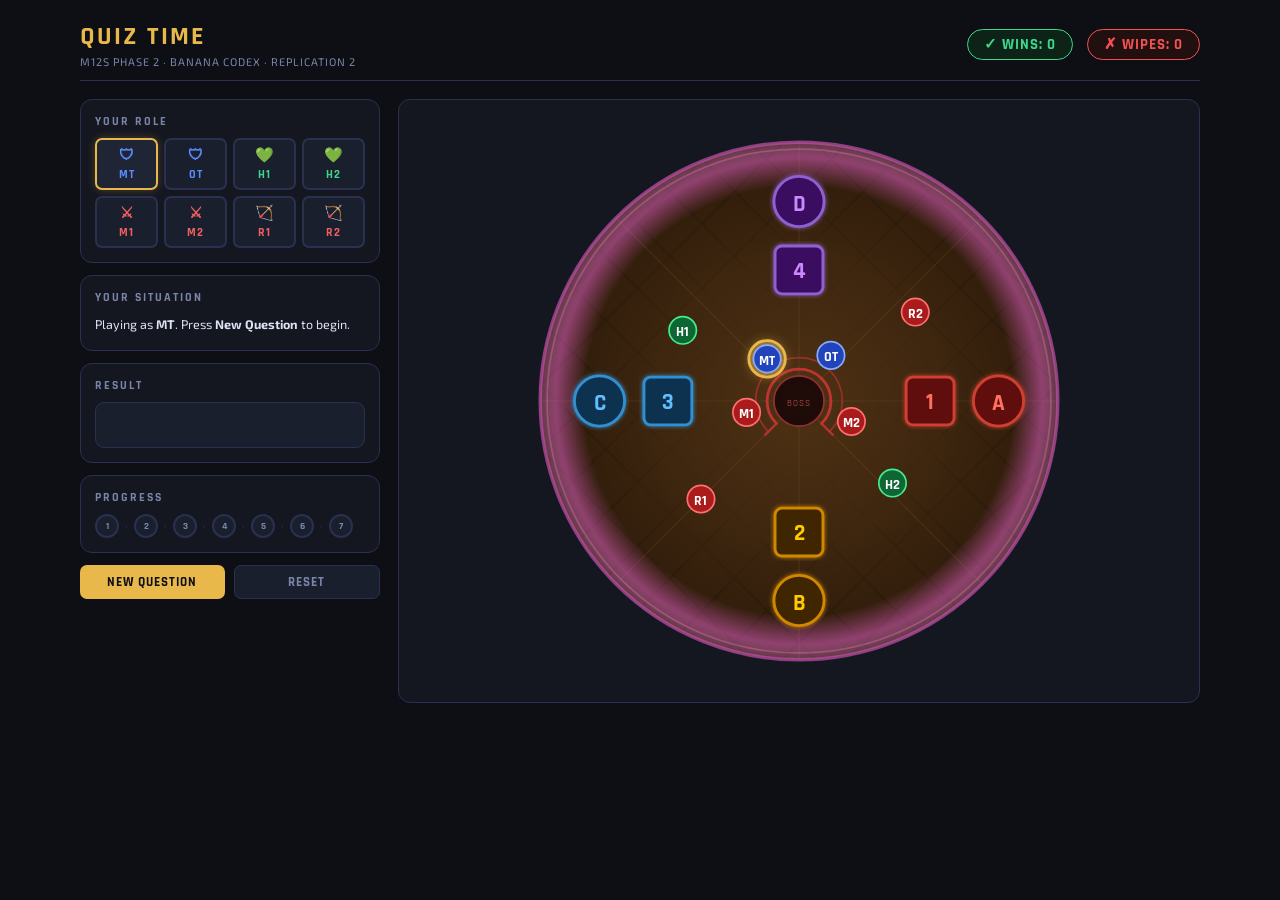
<file: M12S/index.html>
<!DOCTYPE html>
<html lang="en">
<head>
<meta charset="utf-8"/>
<meta http-equiv="Cache-Control" content="no-cache, no-store, must-revalidate">
<meta http-equiv="Pragma" content="no-cache">
<meta http-equiv="Expires" content="0">
<title>M12S Banana Codex – Rep 2 Quiz</title>
<style>
@import url('https://fonts.googleapis.com/css2?family=Rajdhani:wght@400;600;700&family=Exo+2:wght@300;400;700&display=swap');
:root{
  --bg:#0d0f14;--panel:#141720;--panel2:#1a1f2e;--border:#2a3050;
  --accent:#e8b84b;--accent2:#5b8cff;--correct:#3dd68c;--wrong:#f05252;
  --text:#dde3f5;--muted:#7a85a8;
  --tank:#5b8cff;--heal:#3dd68c;--dps:#f06060;
  --stack:#fbbf24;--cone:#a78bfa;--defam:#f87171;--boss:#38bdf8;--none:#94a3b8;
}
*,*::before,*::after{box-sizing:border-box;margin:0;padding:0}
body{background:var(--bg);color:var(--text);font-family:"Exo 2",sans-serif;
  min-height:100vh;display:flex;flex-direction:column;align-items:center;padding:20px 14px 48px}
header{width:100%;max-width:1120px;display:flex;align-items:center;
  justify-content:space-between;margin-bottom:18px;border-bottom:1px solid var(--border);padding-bottom:12px}
.logo-block h1{font-family:"Rajdhani",sans-serif;font-size:26px;font-weight:700;
  letter-spacing:2px;color:var(--accent)}
.logo-block p{font-size:11px;color:var(--muted);letter-spacing:1px;text-transform:uppercase;margin-top:2px}
.score-row{display:flex;gap:14px}
.score-pill{padding:5px 16px;border-radius:999px;font-family:"Rajdhani",sans-serif;
  font-weight:700;font-size:15px;letter-spacing:1px;border:1px solid}
.score-pill.wins{background:#0d2318;color:var(--correct);border-color:var(--correct)}
.score-pill.wipes{background:#21100f;color:var(--wrong);border-color:var(--wrong)}
main{width:100%;max-width:1120px;display:grid;grid-template-columns:300px 1fr;gap:18px}
.sidebar{display:flex;flex-direction:column;gap:12px}
.panel{background:var(--panel);border:1px solid var(--border);border-radius:12px;padding:14px}
.panel h3{font-family:"Rajdhani",sans-serif;font-size:12px;letter-spacing:2px;
  color:var(--muted);text-transform:uppercase;margin-bottom:9px}
.role-grid{display:grid;grid-template-columns:repeat(4,1fr);gap:6px}
.role-btn{cursor:pointer;border:2px solid var(--border);border-radius:7px;background:var(--panel2);
  padding:6px 3px;text-align:center;font-family:"Rajdhani",sans-serif;font-size:12px;
  font-weight:700;letter-spacing:1px;transition:all .18s;user-select:none}
.role-btn .ri{font-size:15px;display:block;margin-bottom:2px}
.role-btn[data-t="tank"]{color:var(--tank)}.role-btn[data-t="heal"]{color:var(--heal)}.role-btn[data-t="dps"]{color:var(--dps)}
.role-btn.active,.role-btn:hover{border-color:var(--accent);background:#1f2535}
.role-btn.active{box-shadow:0 0 8px #e8b84b44}
.situation-box{font-size:12.5px;line-height:1.75}
.tag{display:inline-block;padding:1px 6px;border-radius:4px;font-family:"Rajdhani",sans-serif;
  font-weight:700;font-size:10px;letter-spacing:1px;text-transform:uppercase;margin:0 2px}
.tag.stack{background:#422d0a;color:var(--stack);border:1px solid var(--stack)}
.tag.cone{background:#28204a;color:var(--cone);border:1px solid var(--cone)}
.tag.defam{background:#3d1717;color:var(--defam);border:1px solid var(--defam)}
.tag.boss{background:#0e2d3d;color:var(--boss);border:1px solid var(--boss)}
.tag.none{background:#1e2533;color:var(--none);border:1px solid var(--none)}
.tag.marker{background:#1a2035;color:var(--accent2);border:1px solid var(--accent2)}
.feedback{border-radius:9px;padding:11px;font-size:12.5px;line-height:1.65;
  border:1px solid transparent;min-height:46px}
.feedback.neutral{background:var(--panel2);border-color:var(--border);color:var(--muted)}
.feedback.correct{background:#0d2318;border-color:var(--correct);color:var(--correct)}
.feedback.wrong{background:#21100f;border-color:var(--wrong);color:var(--wrong)}
.feedback .explain{color:var(--text);margin-top:6px;font-size:11.5px;line-height:1.6}
.btn-row{display:flex;gap:9px}
.btn{flex:1;padding:8px;border:none;border-radius:7px;font-family:"Rajdhani",sans-serif;
  font-size:13px;font-weight:700;letter-spacing:1px;cursor:pointer;transition:all .15s;text-transform:uppercase}
.btn-next{background:var(--accent);color:#0d0f14}
.btn-next:disabled{background:#444;color:#888;cursor:not-allowed;filter:none;transform:none;opacity:0.6}
.btn-reset{background:var(--panel2);color:var(--muted);border:1px solid var(--border)}
.btn:hover{filter:brightness(1.15);transform:translateY(-1px)}
.btn:active{transform:translateY(1px)}
.ref-table{width:100%;border-collapse:collapse;font-size:10.5px}
.ref-table th{color:var(--muted);font-family:"Rajdhani",sans-serif;letter-spacing:1px;
  padding:3px 4px;border-bottom:1px solid var(--border);text-align:left}
.ref-table td{padding:3px 4px;border-bottom:1px solid #1e2535}
.ref-table tr:last-child td{border-bottom:none}
.arena-panel{background:var(--panel);border:1px solid var(--border);border-radius:12px;
  padding:16px;display:flex;flex-direction:column;gap:12px;align-items:center}
.arena-header{font-family:"Rajdhani",sans-serif;font-size:12px;letter-spacing:2px;
  color:var(--muted);text-transform:uppercase;align-self:flex-start}
.arena-wrap{position:relative;width:100%;aspect-ratio:1;max-width:570px}
#arenaCanvas{width:100%;height:100%;display:block}
.phase-indicator{display:flex;gap:6px;align-items:center;flex-wrap:wrap}
.phase-dot{width:24px;height:24px;border-radius:50%;background:var(--panel2);
  border:2px solid var(--border);display:flex;align-items:center;justify-content:center;
  font-family:"Rajdhani",sans-serif;font-size:10px;font-weight:700;color:var(--muted);transition:all .3s}
.phase-dot.active{border-color:var(--accent);color:var(--accent);box-shadow:0 0 7px #e8b84b55}
.phase-dot.done{border-color:var(--correct);background:#0d2318;color:var(--correct)}
.phase-dot.failed{border-color:var(--wrong);background:#21100f;color:var(--wrong)}
.phase-sep{color:var(--border);font-size:9px}

/* ── Arena overlay elements ── */
/* Ghost player icons (faded, shown on clock question) */
.ghost-sprite{
  position:absolute;transform:translate(-50%,-50%);
  width:38px;height:38px;z-index:10;
  image-rendering:pixelated;pointer-events:none;
  opacity:0.38;
  filter:grayscale(20%) brightness(0.85);
  transition:opacity .25s;
}
.ghost-sprite.hidden{display:none}

/* Solid player sprite (shown after answer) */
.player-sprite{
  position:absolute;transform:translate(-50%,-50%);
  width:42px;height:42px;z-index:18;
  image-rendering:pixelated;pointer-events:none;
  filter:drop-shadow(0 0 7px #3dd68caa);
}
.player-sprite.hidden{display:none}

/* Target click buttons */
.target-btn{
  position:absolute;transform:translate(-50%,-50%);
  cursor:pointer;width:34px;height:34px;
  background:none;border:none;padding:0;z-index:20;
  transition:transform .15s,filter .15s;
}
.target-btn img{width:34px;height:34px;display:block;image-rendering:pixelated}
.target-btn:hover{transform:translate(-50%,-50%) scale(1.3);filter:brightness(1.5)}
.target-btn.hidden{display:none}
.target-btn:disabled{cursor:default}

/* P5 animation panel */
.p5-anim-panel {
  display:none;
  flex-direction:column;
  gap:10px;
  margin-top:4px;
}
.p5-anim-panel.visible { display:flex; }
.p5-next-btn {
  padding:8px 14px;
  border-radius:7px;
  border:none;
  background:#2244bb;
  color:#fff;
  font-family:"Rajdhani",sans-serif;
  font-size:13px;
  font-weight:700;
  letter-spacing:1px;
  cursor:pointer;
  transition:all .15s;
  text-transform:uppercase;
  align-self:flex-start;
}
.p5-next-btn:hover { filter:brightness(1.2); }
.p5-next-btn:disabled { opacity:.4; cursor:not-allowed; filter:none; }
.p5-step-label {
  font-size:12px;
  color:var(--muted);
  font-family:"Rajdhani",sans-serif;
  letter-spacing:1px;
}

/* Pulsing square target */
@keyframes targetPulse {
  0%   { box-shadow: 0 0 0 0 rgba(232,184,75,0.8); border-color: #e8b84b; }
  50%  { box-shadow: 0 0 0 8px rgba(232,184,75,0); border-color: #fff8e0; }
  100% { box-shadow: 0 0 0 0 rgba(232,184,75,0); border-color: #e8b84b; }
}
.target-box {
  position: absolute;
  transform: translate(-50%, -50%);
  width: 30px;
  height: 30px;
  background: rgba(232,184,75,0.12);
  border: 2.5px solid #e8b84b;
  border-radius: 5px;
  cursor: pointer;
  animation: targetPulse 1.4s ease-in-out infinite;
  z-index: 20;
  transition: background .15s;
}
.target-box:hover {
  background: rgba(232,184,75,0.35);
}
.target-box.hidden { display: none; }
.target-box:disabled { cursor: default; animation: none; opacity: 0.4; }

/* Partial correct feedback */
.feedback.partial { background:#2a2000; border-color:#e8b84b; color:#e8b84b; }

/* Tip panel */
.tip-panel {
  background:#1a1a00;
  border:1px solid #e8b84b55;
  border-radius:9px;
  padding:11px 13px;
  font-size:12px;
  line-height:1.6;
  color:#c8b870;
  display:none;
}
.tip-panel.visible { display:block; }
.tip-panel strong { color:#e8b84b; }

/* Tether line style */
.tether-line {
  stroke: #aaaaaa;
  stroke-width: 1.5;
  stroke-dasharray: 5 4;
  opacity: 0.7;
}

/* Player icon movement transition on arena */
#pi_MT, #pi_OT, #pi_M1, #pi_M2, #pi_H1, #pi_H2, #pi_R1, #pi_R2 {
  transition: transform 0.6s cubic-bezier(0.4,0,0.2,1);
}

/* Progress 2 answer panel */
.p2-panel {
  display:none;
  flex-direction:column;
  gap:10px;
}
.p2-panel.visible { display:flex; }
.p2-section h4 {
  font-family:"Rajdhani",sans-serif;
  font-size:11px;
  letter-spacing:2px;
  color:var(--muted);
  text-transform:uppercase;
  margin-bottom:7px;
}
.p2-choices {
  display:flex;
  gap:6px;
  flex-wrap:wrap;
}
.p2-btn {
  padding:5px 10px;
  border-radius:6px;
  border:1px solid var(--border);
  background:var(--panel2);
  color:var(--text);
  font-family:"Rajdhani",sans-serif;
  font-size:12px;
  font-weight:700;
  cursor:pointer;
  transition:all .15s;
  letter-spacing:.5px;
}
.p2-btn:hover { border-color:var(--accent); color:var(--accent); }
.p2-btn.selected { border-color:var(--accent); background:#1f2535; color:var(--accent); box-shadow:0 0 6px #e8b84b44; }
.p2-btn:disabled { opacity:.4; cursor:not-allowed; }
.p2-submit {
  padding:7px;
  border-radius:6px;
  border:none;
  background:var(--accent);
  color:#0d0f14;
  font-family:"Rajdhani",sans-serif;
  font-size:13px;
  font-weight:700;
  cursor:pointer;
  letter-spacing:1px;
  transition:all .15s;
  text-transform:uppercase;
}
.p2-submit:hover { filter:brightness(1.15); }
.p2-submit:disabled { opacity:.4; cursor:not-allowed; filter:none; }

/* Answer flash */
.answer-flash{
  position:absolute;transform:translate(-50%,-50%);
  border-radius:50%;width:46px;height:46px;
  pointer-events:none;z-index:25;opacity:0;
}
.answer-flash.correct-flash{
  background:radial-gradient(circle,#3dd68c99 0%,transparent 70%);
  border:2px solid #3dd68c;
}
.answer-flash.wrong-flash{
  background:radial-gradient(circle,#f0525299 0%,transparent 70%);
  border:2px solid #f05252;
}
</style>
</head>
<body>
<header>
  <div class="logo-block">
    <h1>QUIZ TIME</h1>
    <p>M12S Phase 2 · Banana Codex · Replication 2</p>
  </div>
  <div class="score-row">
    <div class="score-pill wins">✓ WINS: <span id="winCount">0</span></div>
    <div class="score-pill wipes">✗ WIPES: <span id="loseCount">0</span></div>
  </div>
</header>
<main>
  <div class="sidebar">
    <div class="panel">
      <h3>Your Role</h3>
      <div class="role-grid" id="rolePicker">
        <div class="role-btn active" data-role="MT" data-t="tank" onclick="setRole('MT')"><span class="ri">🛡</span>MT</div>
        <div class="role-btn" data-role="OT" data-t="tank" onclick="setRole('OT')"><span class="ri">🛡</span>OT</div>
        <div class="role-btn" data-role="H1" data-t="heal" onclick="setRole('H1')"><span class="ri">💚</span>H1</div>
        <div class="role-btn" data-role="H2" data-t="heal" onclick="setRole('H2')"><span class="ri">💚</span>H2</div>
        <div class="role-btn" data-role="M1" data-t="dps" onclick="setRole('M1')"><span class="ri">⚔</span>M1</div>
        <div class="role-btn" data-role="M2" data-t="dps" onclick="setRole('M2')"><span class="ri">⚔</span>M2</div>
        <div class="role-btn" data-role="R1" data-t="dps" onclick="setRole('R1')"><span class="ri">🏹</span>R1</div>
        <div class="role-btn" data-role="R2" data-t="dps" onclick="setRole('R2')"><span class="ri">🏹</span>R2</div>
      </div>
    </div>
    <div class="panel">
      <h3>Your Situation</h3>
      <div class="situation-box" id="situationText">Select a role and press <strong>New Question</strong> to begin.</div>
    </div>
    <div class="panel">
      <h3>Result</h3>
      <div class="feedback neutral" id="feedback"></div>
    </div>
    <div class="tip-panel" id="tipPanel">
      <strong>💡 Tip:</strong> Although it doesn't impact the raid, standing at your clock position gives the whole party a clearer view of the mechanic — everyone can see their clone and the boss at the same time.
    </div>
    <!-- Progress 5 animation panel -->
    <div class="p5-anim-panel" id="p5Panel">
      <div class="p5-step-label" id="p5StepLabel">Animation 1 of 1</div>
      <button class="p5-next-btn" id="p5NextBtn" onclick="p5PlayNext()">&#9654; Play Next Animation</button>
    </div>

    <!-- Progress 2 answer panel -->
    <div class="panel p2-panel" id="p2Panel">
      <div class="p2-section">
        <h4>Your Light Party</h4>
        <div class="p2-choices">
          <button class="p2-btn" data-lp="1" onclick="selectLP(this)">Party 1</button>
          <button class="p2-btn" data-lp="2" onclick="selectLP(this)">Party 2</button>
        </div>
      </div>
      <div class="p2-section">
        <h4>Your Clone Tether</h4>
        <div class="p2-choices">
          <button class="p2-btn" data-tether="boss" onclick="selectTether(this)">Boss Stomp</button>
          <button class="p2-btn" data-tether="defam" onclick="selectTether(this)">Defam</button>
          <button class="p2-btn" data-tether="stack" onclick="selectTether(this)">Stack</button>
          <button class="p2-btn" data-tether="cone" onclick="selectTether(this)">Cone</button>
          <button class="p2-btn" data-tether="none" onclick="selectTether(this)">None</button>
        </div>
      </div>
      <button class="p2-submit" id="p2Submit" onclick="submitP2()" disabled>Confirm</button>
    </div>
    <div class="panel">
      <h3>Progress</h3>
      <div class="phase-indicator" id="phaseIndicator"></div>
    </div>
    <div class="btn-row">
      <button class="btn btn-next" id="btnNext" onclick="newQuestion()">New Question</button>
      <button class="btn btn-reset" onclick="resetScore()">Reset</button>
    </div>

  </div>

  <!-- ARENA PANEL -->
  <div class="arena-panel">
    <div class="arena-wrap" id="arenaWrap">
      <svg id="arenaCanvas" viewBox="0 0 500 500" xmlns="http://www.w3.org/2000/svg">
        <defs>
          <radialGradient id="floorGrad" cx="50%" cy="50%" r="50%">
            <stop offset="0%" stop-color="#5a3a1a"/>
            <stop offset="55%" stop-color="#3d2510"/>
            <stop offset="100%" stop-color="#1a0e06"/>
          </radialGradient>
          <pattern id="tile" x="0" y="0" width="40" height="40" patternUnits="userSpaceOnUse" patternTransform="rotate(45 250 250)">
            <rect width="40" height="40" fill="#3a2208" opacity=".3"/>
            <rect x="1" y="1" width="38" height="38" fill="#4a2e10" opacity=".22"/>
          </pattern>
          <radialGradient id="ringGlow" cx="50%" cy="50%" r="50%">
            <stop offset="83%" stop-color="#e060c0" stop-opacity="0"/>
            <stop offset="94%" stop-color="#e060c0" stop-opacity=".55"/>
            <stop offset="100%" stop-color="#ff90e8" stop-opacity=".25"/>
          </radialGradient>
          <clipPath id="arenaClip"><circle cx="250" cy="250" r="227"/></clipPath>
          <filter id="wm-glow">
            <feGaussianBlur stdDeviation="2" result="b"/>
            <feMerge><feMergeNode in="b"/><feMergeNode in="SourceGraphic"/></feMerge>
          </filter>
        </defs>

        <!-- Floor -->
        <circle cx="250" cy="250" r="227" fill="url(#floorGrad)"/>
        <circle cx="250" cy="250" r="227" fill="url(#tile)" clip-path="url(#arenaClip)"/>
        <!-- Grid -->
        <g clip-path="url(#arenaClip)" opacity=".14">
          <line x1="250" y1="23" x2="250" y2="477" stroke="#b08050" stroke-width="1"/>
          <line x1="23" y1="250" x2="477" y2="250" stroke="#b08050" stroke-width="1"/>
          <line x1="89" y1="89" x2="411" y2="411" stroke="#b08050" stroke-width="1"/>
          <line x1="411" y1="89" x2="89" y2="411" stroke="#b08050" stroke-width="1"/>
        </g>
        <!-- Pink ring -->
        <circle cx="250" cy="250" r="227" fill="url(#ringGlow)"/>
        <circle cx="250" cy="250" r="227" fill="none" stroke="#c050a8" stroke-width="3" opacity=".7"/>
        <circle cx="250" cy="250" r="221" fill="none" stroke="#ff80d8" stroke-width="1.5" opacity=".3"/>


        <!-- ============================================================ -->
        <!-- STATIC WAYMARKS  (non-clickable, decorative)               -->
        <!-- Layout:  12=D+4,  3=A+1,  6=B+2,  9=C+3                   -->
        <!-- Outer circle r=175: D(250,75) A(425,250) B(250,425) C(75,250) -->
        <!-- Inner square r=115: 4(250,135) 1(365,250) 2(250,365) 3(135,250)-->
        <!-- ============================================================ -->

        <!-- ============================================================ -->
        <!-- WAYMARKS                                                     -->
        <!-- 12: D(purple circle outer) + 4(purple square inner)         -->
        <!--  3: A(red circle outer)    + 1(red square inner)            -->
        <!--  6: B(gold circle outer)   + 2(gold square inner)           -->
        <!--  9: C(blue circle outer)   + 3(blue square inner)           -->
        <!-- ============================================================ -->

        <!-- D – purple circle, 12 o'clock outer -->
        <g filter="url(#wm-glow)" pointer-events="none">
          <circle cx="250" cy="75" r="22" fill="#3a1060" stroke="#9060d0" stroke-width="2.5"/>
          <text x="250" y="83" text-anchor="middle" font-family="Rajdhani,sans-serif" font-size="20" font-weight="700" fill="#cc88ff">D</text>
        </g>
        <!-- 4 – purple square, 12 o'clock inner -->
        <g filter="url(#wm-glow)" pointer-events="none">
          <rect x="229" y="114" width="42" height="42" rx="6" fill="#3a1060" stroke="#9060d0" stroke-width="2.5"/>
          <text x="250" y="142" text-anchor="middle" font-family="Rajdhani,sans-serif" font-size="20" font-weight="700" fill="#cc88ff">4</text>
        </g>

        <!-- A – red circle, 3 o'clock outer -->
        <g filter="url(#wm-glow)" pointer-events="none">
          <circle cx="425" cy="250" r="22" fill="#601010" stroke="#d04030" stroke-width="2.5"/>
          <text x="425" y="258" text-anchor="middle" font-family="Rajdhani,sans-serif" font-size="20" font-weight="700" fill="#ff7060">A</text>
        </g>
        <!-- 1 – red square, 3 o'clock inner -->
        <g filter="url(#wm-glow)" pointer-events="none">
          <rect x="344" y="229" width="42" height="42" rx="6" fill="#601010" stroke="#d04030" stroke-width="2.5"/>
          <text x="365" y="257" text-anchor="middle" font-family="Rajdhani,sans-serif" font-size="20" font-weight="700" fill="#ff7060">1</text>
        </g>

        <!-- B – gold circle, 6 o'clock outer -->
        <g filter="url(#wm-glow)" pointer-events="none">
          <circle cx="250" cy="425" r="22" fill="#402800" stroke="#d08800" stroke-width="2.5"/>
          <text x="250" y="433" text-anchor="middle" font-family="Rajdhani,sans-serif" font-size="20" font-weight="700" fill="#ffcc00">B</text>
        </g>
        <!-- 2 – gold square, 6 o'clock inner -->
        <g filter="url(#wm-glow)" pointer-events="none">
          <rect x="229" y="344" width="42" height="42" rx="6" fill="#402800" stroke="#d08800" stroke-width="2.5"/>
          <text x="250" y="372" text-anchor="middle" font-family="Rajdhani,sans-serif" font-size="20" font-weight="700" fill="#ffcc00">2</text>
        </g>

        <!-- C – blue circle, 9 o'clock outer -->
        <g filter="url(#wm-glow)" pointer-events="none">
          <circle cx="75" cy="250" r="22" fill="#103050" stroke="#3090d0" stroke-width="2.5"/>
          <text x="75" y="258" text-anchor="middle" font-family="Rajdhani,sans-serif" font-size="20" font-weight="700" fill="#60c0ff">C</text>
        </g>
        <!-- 3 – blue square, 9 o'clock inner -->
        <g filter="url(#wm-glow)" pointer-events="none">
          <rect x="114" y="229" width="42" height="42" rx="6" fill="#103050" stroke="#3090d0" stroke-width="2.5"/>
          <text x="135" y="257" text-anchor="middle" font-family="Rajdhani,sans-serif" font-size="20" font-weight="700" fill="#60c0ff">3</text>
        </g>

        <!-- ============================================================ -->
        <!-- PLAYER ICONS — always visible, r=10, high contrast          -->
        <!-- Melee (MT OT M1 M2): near boss; Ranged/Heal: mid-arena      -->
        <!-- ============================================================ -->

      </svg>

      <!-- Ghost player sprites (8 spots, shown faded on clock questions) -->
      <!-- Created dynamically by JS -->

      <!-- Answer flash divs (one per spot) -->
      <!-- Created dynamically by JS -->

      <!-- Player icon overlay — always on top of boss clones -->
      <svg id="playerSVG" viewBox="0 0 500 500"
        style="position:absolute;inset:0;width:100%;height:100%;pointer-events:none;z-index:20;"
        xmlns="http://www.w3.org/2000/svg">
        <!-- P5 Boss Indicator — gap at WEST, rotated 90deg CW from south -->
        <g id="p5BossIndicator" style="pointer-events:none;transform-origin:250px 250px">
          <circle cx="250" cy="250" r="22" fill="#1a0808" stroke="#993333" stroke-width="1.5" opacity=".9"/>
          <text x="250" y="254" text-anchor="middle" font-family="Rajdhani,sans-serif" font-size="8" fill="#cc5555" letter-spacing="1">BOSS</text>
          <path d="M 230.20,269.80 A 28,28 0 1,1 269.80,269.80" fill="none" stroke="#cc3333" stroke-width="2.5" stroke-linecap="round" opacity=".9"/>
          <path d="M 223.13,276.87 A 38,38 0 1,1 276.87,276.87" fill="none" stroke="#cc3333" stroke-width="1.5" stroke-linecap="round" opacity=".6"/>
          <line x1="230.2" y1="269.8" x2="220.3" y2="279.7" stroke="#cc3333" stroke-width="2" opacity=".8" stroke-linecap="round"/>
          <line x1="269.8" y1="269.8" x2="279.7" y2="279.7" stroke="#cc3333" stroke-width="2" opacity=".8" stroke-linecap="round"/>
        </g>

        <!-- Highlight ring behind active player (JS moves it) -->
        <circle id="roleHighlight" cx="-999" cy="-999" r="16"
          fill="#e8b84b" fill-opacity="0.25" stroke="#e8b84b" stroke-width="2.5" opacity="0"/>

        <!-- MT – tank blue, near boss upper-left -->
        <g id="pi_MT" pointer-events="none">
          <circle cx="222" cy="213" r="12" fill="#2244bb" stroke="#88aaff" stroke-width="1.5"/>
          <text x="222" y="218" text-anchor="middle" font-family="Rajdhani,sans-serif" font-size="12" font-weight="700" fill="#ffffff">MT</text>
        </g>
        <!-- OT – tank blue, near boss upper-right -->
        <g id="pi_OT" pointer-events="none">
          <circle cx="278" cy="210" r="12" fill="#2244bb" stroke="#88aaff" stroke-width="1.5"/>
          <text x="278" y="215" text-anchor="middle" font-family="Rajdhani,sans-serif" font-size="12" font-weight="700" fill="#ffffff">OT</text>
        </g>
        <!-- M1 – dps red, near boss left -->
        <g id="pi_M1" pointer-events="none">
          <circle cx="204" cy="260" r="12" fill="#aa1c1c" stroke="#ff7070" stroke-width="1.5"/>
          <text x="204" y="265" text-anchor="middle" font-family="Rajdhani,sans-serif" font-size="12" font-weight="700" fill="#ffffff">M1</text>
        </g>
        <!-- M2 – dps red, near boss right -->
        <g id="pi_M2" pointer-events="none">
          <circle cx="296" cy="268" r="12" fill="#aa1c1c" stroke="#ff7070" stroke-width="1.5"/>
          <text x="296" y="273" text-anchor="middle" font-family="Rajdhani,sans-serif" font-size="12" font-weight="700" fill="#ffffff">M2</text>
        </g>
        <!-- H1 – heal green, mid-left -->
        <g id="pi_H1" pointer-events="none">
          <circle cx="148" cy="188" r="12" fill="#0f6635" stroke="#44ee88" stroke-width="1.5"/>
          <text x="148" y="193" text-anchor="middle" font-family="Rajdhani,sans-serif" font-size="12" font-weight="700" fill="#ffffff">H1</text>
        </g>
        <!-- H2 – heal green, mid-right lower -->
        <g id="pi_H2" pointer-events="none">
          <circle cx="332" cy="322" r="12" fill="#0f6635" stroke="#44ee88" stroke-width="1.5"/>
          <text x="332" y="327" text-anchor="middle" font-family="Rajdhani,sans-serif" font-size="12" font-weight="700" fill="#ffffff">H2</text>
        </g>
        <!-- R1 – dps red, outer lower-left -->
        <g id="pi_R1" pointer-events="none">
          <circle cx="164" cy="336" r="12" fill="#aa1c1c" stroke="#ff7070" stroke-width="1.5"/>
          <text x="164" y="341" text-anchor="middle" font-family="Rajdhani,sans-serif" font-size="12" font-weight="700" fill="#ffffff">R1</text>
        </g>
        <!-- R2 – dps red, outer upper-right -->
        <g id="pi_R2" pointer-events="none">
          <circle cx="352" cy="172" r="12" fill="#aa1c1c" stroke="#ff7070" stroke-width="1.5"/>
          <text x="352" y="177" text-anchor="middle" font-family="Rajdhani,sans-serif" font-size="12" font-weight="700" fill="#ffffff">R2</text>
        </g>
      </svg>
      <!-- Clone overlay SVG — absolutely on top of arena, same viewBox -->
      <svg id="cloneSVG" viewBox="0 0 500 500"
        style="position:absolute;inset:0;width:100%;height:100%;pointer-events:none;z-index:12;"
        xmlns="http://www.w3.org/2000/svg">
        <!-- 8 static clone positions at r=115, evenly at 45° increments -->
        <!-- hidden by default, JS toggles display on newQuestion -->
                <!-- Tether lines: drawn by JS, from clone position to player icon -->
        <g id="tetherLayer" opacity="0"></g>
        <!-- Boss clone layer for Progress 3 — 6 clones at r=115 intercardinals -->
        <g id="bossCloneLayer" opacity="0"></g>
        <g id="cloneLayer" opacity="0">
          <!-- Clones at r=175 (letter waymark radius), player-icon style -->
          <!-- JS assigns role color + label each question -->
          <g class="clone-node" data-angle="0">
            <circle cx="250" cy="75" r="14" fill="none" stroke="#888" stroke-width="2.5" stroke-dasharray="4 3"/>
            <text x="250" y="80" text-anchor="middle" font-family="Rajdhani,sans-serif" font-size="10" font-weight="700" fill="#fff">?</text>
          </g>
          <g class="clone-node" data-angle="45">
            <circle cx="374" cy="126" r="14" fill="none" stroke="#888" stroke-width="2.5" stroke-dasharray="4 3"/>
            <text x="374" y="131" text-anchor="middle" font-family="Rajdhani,sans-serif" font-size="10" font-weight="700" fill="#fff">?</text>
          </g>
          <g class="clone-node" data-angle="90">
            <circle cx="425" cy="250" r="14" fill="none" stroke="#888" stroke-width="2.5" stroke-dasharray="4 3"/>
            <text x="425" y="255" text-anchor="middle" font-family="Rajdhani,sans-serif" font-size="10" font-weight="700" fill="#fff">?</text>
          </g>
          <g class="clone-node" data-angle="135">
            <circle cx="374" cy="374" r="14" fill="none" stroke="#888" stroke-width="2.5" stroke-dasharray="4 3"/>
            <text x="374" y="379" text-anchor="middle" font-family="Rajdhani,sans-serif" font-size="10" font-weight="700" fill="#fff">?</text>
          </g>
          <g class="clone-node" data-angle="180">
            <circle cx="250" cy="425" r="14" fill="none" stroke="#888" stroke-width="2.5" stroke-dasharray="4 3"/>
            <text x="250" y="430" text-anchor="middle" font-family="Rajdhani,sans-serif" font-size="10" font-weight="700" fill="#fff">?</text>
          </g>
          <g class="clone-node" data-angle="225">
            <circle cx="126" cy="374" r="14" fill="none" stroke="#888" stroke-width="2.5" stroke-dasharray="4 3"/>
            <text x="126" y="379" text-anchor="middle" font-family="Rajdhani,sans-serif" font-size="10" font-weight="700" fill="#fff">?</text>
          </g>
          <g class="clone-node" data-angle="270">
            <circle cx="75" cy="250" r="14" fill="none" stroke="#888" stroke-width="2.5" stroke-dasharray="4 3"/>
            <text x="75" y="255" text-anchor="middle" font-family="Rajdhani,sans-serif" font-size="10" font-weight="700" fill="#fff">?</text>
          </g>
          <g class="clone-node" data-angle="315">
            <circle cx="126" cy="126" r="14" fill="none" stroke="#888" stroke-width="2.5" stroke-dasharray="4 3"/>
            <text x="126" y="131" text-anchor="middle" font-family="Rajdhani,sans-serif" font-size="10" font-weight="700" fill="#fff">?</text>
          </g>
        </g>
      </svg>

    </div>

  </div>
</main>

<script>
// ── Embedded images ───────────────────────────────────────────────
const IMGS = {
  target: "[data-uri]",
  MT: "[data-uri]",
  OT: "[data-uri]",
  H1: "[data-uri]",
  H2: "[data-uri]",
  M1: "[data-uri]",
  M2: "[data-uri]",
  R1: "[data-uri]",
  R2: "[data-uri]",
};


// ── Spot coords: 8 clock positions at r=175 (letter waymark radius) ──
// px/py = % of container for HTML target buttons
const SPOTS = {
  "0":  { px:50.00, py:33.00 },
  "45": { px:62.00, py:38.00 },
  "90": { px:67.00, py:50.00 },
  "135":{ px:62.00, py:62.00 },
  "180":{ px:50.00, py:67.00 },
  "225":{ px:38.00, py:62.00 },
  "270":{ px:33.00, py:50.00 },
  "315":{ px:38.00, py:38.00 },
};

const ANGLE_KEYS = ["0","45","90","135","180","225","270","315"];

// Role → correct angle under Banana Codex
const roleClockAssignment = {
  MT:"0", OT:"180", H2:"90", H1:"270",
  M1:"45", M2:"315", R1:"225", R2:"135"
};

// Role fill colours matching player icons
const roleCloneColor = {
  MT:"#2244bb", OT:"#2244bb",
  H1:"#0f6635", H2:"#0f6635",
  M1:"#aa1c1c", M2:"#aa1c1c", R1:"#aa1c1c", R2:"#aa1c1c",
};

const playerIconPos = {
  MT:{cx:222,cy:213}, OT:{cx:278,cy:210},
  M1:{cx:204,cy:260}, M2:{cx:296,cy:268},
  H1:{cx:148,cy:188}, H2:{cx:332,cy:322},
  R1:{cx:164,cy:336}, R2:{cx:352,cy:172},
};

const ALL_ROLES = ["MT","OT","H1","H2","M1","M2","R1","R2"];

// Light party by clone spawn angle:
// LP1 = NW(315), W(270), SW(225), S(180)
// LP2 = N(0),   NE(45), E(90),   SE(135)
const angleLightParty = {
  "0":"2", "45":"2", "90":"2", "135":"2",
  "180":"1", "225":"1", "270":"1", "315":"1",
};

// Tether by clone spawn angle:
// N(0)=Boss Stomp, S(180)=None
// NW(315)/NE(45)=Stack, E(90)/W(270)=Cone, SE(135)/SW(225)=Defam
const angleTether = {
  "0":"boss",
  "45":"stack",
  "90":"cone",
  "135":"defam",
  "180":"none",
  "225":"defam",
  "270":"cone",
  "315":"stack",
};

// ── State ─────────────────────────────────────────────────────────
let currentRole = "MT";
let currentQ    = null;
let answered    = false;
let wins = 0, wipes = 0;

// ── Target buttons & flash overlays ──────────────────────────────
let targetBtns = {}, flashEls = {};

function buildArenaOverlays(){
  const wrap = document.getElementById("arenaWrap");
  Object.values(targetBtns).forEach(e=>e.remove());
  Object.values(flashEls).forEach(e=>e.remove());
  targetBtns = {}; flashEls = {};

  for(const [id, pos] of Object.entries(SPOTS)){
    const btn = document.createElement("button");
    btn.className = "target-box hidden";
    btn.dataset.spot = id;
    btn.style.left = pos.px + "%";
    btn.style.top  = pos.py + "%";
    btn.onclick = () => answer(id);
    wrap.appendChild(btn);
    targetBtns[id] = btn;

    const fl = document.createElement("div");
    fl.className = "answer-flash";
    fl.style.left = pos.px + "%";
    fl.style.top  = pos.py + "%";
    wrap.appendChild(fl);
    flashEls[id] = fl;
  }
}

// ── Clone icons ───────────────────────────────────────────────────
function drawClones(){
  // Shuffle roles → angles and color each clone node
  const layer = document.getElementById("cloneLayer");
  if(!layer) return;
  layer.setAttribute("opacity","1");
  const shuffled = ANGLE_KEYS.slice().sort(() => Math.random() - 0.5);
  ALL_ROLES.forEach((role, i) => {
    const node = layer.querySelector('[data-angle="' + shuffled[i] + '"]');
    if(!node) return;
    const circ = node.querySelector("circle");
    if(circ){
      circ.setAttribute("fill","none");
      circ.setAttribute("stroke", roleCloneColor[role]);
      circ.setAttribute("stroke-width","2.5");
      circ.setAttribute("stroke-dasharray","4 3");
    }
    const txt = node.querySelector("text");
    if(txt) txt.textContent = role;
  });
}

function clearClones(){
  const layer = document.getElementById("cloneLayer");
  if(!layer) return;
  layer.setAttribute("opacity","0");
  layer.querySelectorAll(".clone-node").forEach(n => n.setAttribute("opacity","1"));
  layer.querySelectorAll(".clone-node circle").forEach(c => c.setAttribute("stroke","#888"));
  layer.querySelectorAll(".clone-node text").forEach(t => t.textContent = "?");
}

// ── Role highlight ────────────────────────────────────────────────
function highlightRole(role){
  const ring = document.getElementById("roleHighlight");
  for(const r of ALL_ROLES){
    const g = document.getElementById("pi_"+r);
    if(!g) continue;
    g.style.filter = (r===role) ? "drop-shadow(0 0 6px #e8b84b)" : "";
  }
  const pos = playerIconPos[role];
  if(pos && ring){
    ring.setAttribute("cx", pos.cx);
    ring.setAttribute("cy", pos.cy);
    ring.setAttribute("opacity","1");
  }
}

// ── Targets ───────────────────────────────────────────────────────
function showAllTargets(){
  for(const btn of Object.values(targetBtns)){
    btn.classList.remove("hidden");
    btn.disabled = false;
  }
}
function hideAllTargets(){
  Object.values(targetBtns).forEach(b => b.classList.add("hidden"));
}

// ── Flash ─────────────────────────────────────────────────────────
function flashSpot(id, type){
  const el = flashEls[id]; if(!el) return;
  el.className = "answer-flash " + (type==="correct" ? "correct-flash" : "wrong-flash");
  el.style.opacity = "1";
  setTimeout(()=>{ el.style.opacity="0"; el.className="answer-flash"; }, 1400);
}

// Player sprites removed — using SVG icons directly

// ── UI helpers ────────────────────────────────────────────────────
function setSit(h){ document.getElementById("situationText").innerHTML = h; }
function setFb(t,h){ const el=document.getElementById("feedback"); el.className="feedback "+t; el.innerHTML=h; }
function updateScore(){
  document.getElementById("winCount").textContent  = wins;
  document.getElementById("loseCount").textContent = wipes;
}
function lockNewQuestion(){ document.getElementById("btnNext").disabled = true; }
function unlockNewQuestion(){ document.getElementById("btnNext").disabled = false; }

function angleToName(a){
  return {"0":"12 o'clock","45":"NE","90":"3 o'clock","135":"SE",
          "180":"6 o'clock","225":"SW","270":"9 o'clock","315":"NW"}[a]||a;
}

// ── Progress dot ──────────────────────────────────────────────────
function buildPhaseIndicator(){
  const el = document.getElementById("phaseIndicator");
  el.innerHTML = "";
  ["1","2","3","4","5","6","7"].forEach((n,i) => {
    const dot = document.createElement("div");
    dot.className = "phase-dot"; dot.id = "ph"+n; dot.textContent = n;
    el.appendChild(dot);
    if(i<6){
      const sep = document.createElement("div");
      sep.className = "phase-sep"; sep.textContent = "›";
      el.appendChild(sep);
    }
  });
}
function markPhaseN(n, result){
  const dot = document.getElementById("ph"+n);
  if(!dot) return;
  dot.classList.remove("active","done","failed");
  dot.classList.add(result);
}
function setActivePhaseN(n){
  const dot = document.getElementById("ph"+n);
  if(dot){ dot.classList.remove("done","failed"); dot.classList.add("active"); }
}
// Keep old names for backward compat
function markPhase(r){ markPhaseN(1,r); }
function setActivePhase(){ setActivePhaseN(1); }
function markPhase2(r){ markPhaseN(2,r); }
function setActivePhase2(){ setActivePhaseN(2); }
function markPhase(result){
  const dot = document.getElementById("ph1");
  if(!dot) return;
  dot.classList.remove("active","done","failed");
  dot.classList.add(result);
}
function setActivePhase(){
  const dot = document.getElementById("ph1");
  if(dot){ dot.classList.remove("done","failed"); dot.classList.add("active"); }
}

// ── Full reset ────────────────────────────────────────────────────
function fullReset(){
  setAnimating(false);
  currentQ=null; answered=false; questionNum=0;
  hideAllTargets(); clearClones(); clearTethers(); hideTip(); hideP2Panel(); clearBossClones(); hideP3Targets(); hideP4Targets(); clearP5Anim();
  resetAllPlayerPositions();
  buildPhaseIndicator();
  unlockNewQuestion();
  setFb("neutral","");
}

// ── Role ──────────────────────────────────────────────────────────
function setRole(role){
  currentRole = role;
  document.querySelectorAll(".role-btn").forEach(b =>
    b.classList.toggle("active", b.dataset.role===role)
  );
  fullReset();
  highlightRole(role);
  setSit(`Playing as <strong>${role}</strong>. Press <strong>New Question</strong> to begin.`);
}

function resetScore(){
  fullReset();
  highlightRole(currentRole);
  setSit(`Playing as <strong>${currentRole}</strong>. Press <strong>New Question</strong> to begin.`);
}

// ── Player movement to clone spots ───────────────────────────────
// Clone positions in SVG space (r=175, same as CLONE_SVG)
// Players move to wherever their clone is (shuffleMap[role])
// Plus a small random jitter so overlapping players stay visible

function jitter(){ return (Math.random()-0.5)*10; }

function moveAllPlayersToClones(shuffleMap, clickedRole, clickedAngle){
  const ring = document.getElementById("roleHighlight");
  ALL_ROLES.forEach(role => {
    const el  = document.getElementById("pi_"+role);
    if(!el) return;
    const def   = playerIconPos[role];
    // Current player goes to clicked spot; others go to their tethered clone
    const angle = (role === clickedRole) ? clickedAngle : shuffleMap[role];
    const dest  = DEST_SVG[angle];  // inner r=115 destination
    const jx = jitter(), jy = jitter();
    const dx = dest.cx - def.cx + jx;
    const dy = dest.cy - def.cy + jy;
    el.style.transform = `translate(${dx}px,${dy}px)`;
    // Move the highlight ring with the selected player
    if(role === clickedRole && ring){
      ring.setAttribute("cx", dest.cx + jx);
      ring.setAttribute("cy", dest.cy + jy);
    }
  });
}

function resetAllPlayerPositions(){
  ALL_ROLES.forEach(role => {
    const el = document.getElementById("pi_"+role);
    if(el) el.style.transform = "";
  });
  // Re-highlight current role at its default position
  highlightRole(currentRole);
}

const TIPS = {
  p1: "💡 <strong>Tip:</strong> Although it doesn't impact the raid, standing at your clock position gives the whole party a clearer view of the mechanic — everyone can see their clone and the boss at the same time.",
  p5cone: "⚠️ <strong>Warning:</strong> The boss has turned to face SE (135°) or SW (225°). All players must move behind the boss to avoid the incoming <strong>Snaking Kick</strong> cleave!",
  p7s1_side: "💡 <strong>Tip:</strong> As a Netherwrath baiter, get ready to return to your original fan position for the upcoming boss stomp.",
  p7s1_north: "💡 <strong>Tip:</strong> Get ready to loop around the boss starting at the NW clone to get the incoming stack.",
  p7s1: "💡 <strong>Tip:</strong> Stay in position during the cones.",  // fallback
  p7s2_north: "💡 <strong>Tip:</strong> After soaking the NW stack, get ready to run to the NE clone for the next stack — but watch out, the boss will stomp soon at the N clone!",
  p7s2_side: "💡 <strong>Tip:</strong> Stay in your fan position and be careful not to drift too close to the N clone — the boss stomp is about to land there.",
  p7s2: "💡 <strong>Tip:</strong> Side players return to fans. N group soaks NW stack.",  // fallback
  p7s3: "💡 <strong>Tip:</strong> Move swiftly to the NE clone to soak the last stack. Stay clear of the boss stomp cones fanning out from the N clone.",

  p6: "💡 <strong>Tip:</strong> E/W positioning is critical for baiting near/far correctly — cone players must be the <strong>farthest two</strong> from the boss, stack players the <strong>two closest</strong>. Both pairs must be close enough to each other to share Netherwrath damage.",
  p5stack: "💡 <strong>Tip:</strong> Cone players should drift slightly inward toward the boss after stacking — this gives room to release the cone outward without clipping the stack group.",
  p4: "💡 <strong>Tip:</strong> Best to wait for the tethers to finalize before running into position — moving too early can cause you to grab the wrong tether.",
  p3: "💡 <strong>Tip:</strong> If you need to grab a tether, do a little dance around the tether target to make sure you grab it — stand on it briefly, step off, then back on if needed.",
  p2: "💡 <strong>Tip:</strong> When the boss clones spawn, look from <strong>D (true north)</strong> — <strong>Light Party 1 looks counter-clockwise</strong> and <strong>Light Party 2 looks clockwise</strong> to find their clone tether (if any).",
};
function showTip(type){
  const el = document.getElementById("tipPanel");
  el.innerHTML = TIPS[type] || "";
  el.classList.add("visible");
}
function hideTip(){ document.getElementById("tipPanel").classList.remove("visible"); }

// ── Progress 2 logic ─────────────────────────────────────────────
let p2SelectedLP = null;
let p2SelectedTether = null;

function showP2Panel(){
  // Reset selections
  p2SelectedLP = null; p2SelectedTether = null;
  document.querySelectorAll(".p2-btn").forEach(b => { b.classList.remove("selected"); b.disabled=false; });
  document.getElementById("p2Submit").disabled = true;
  document.getElementById("p2Panel").classList.add("visible");
}
function hideP2Panel(){
  document.getElementById("p2Panel").classList.remove("visible");
  p2SelectedLP = null; p2SelectedTether = null;
}

function selectLP(btn){
  document.querySelectorAll("[data-lp]").forEach(b => b.classList.remove("selected"));
  btn.classList.add("selected");
  p2SelectedLP = btn.dataset.lp;
  checkP2Ready();
}
function selectTether(btn){
  document.querySelectorAll("[data-tether]").forEach(b => b.classList.remove("selected"));
  btn.classList.add("selected");
  p2SelectedTether = btn.dataset.tether;
  checkP2Ready();
}
function checkP2Ready(){
  document.getElementById("p2Submit").disabled = !(p2SelectedLP && p2SelectedTether);
}

function submitP2(){
  if(!p2SelectedLP || !p2SelectedTether) return;
  // Capture values BEFORE any hiding/nulling
  const selectedLP     = p2SelectedLP;
  const selectedTether = p2SelectedTether;
  // Just lock the buttons — don't hide the panel (which nulls the selections)
  document.querySelectorAll(".p2-btn, #p2Submit").forEach(b => b.disabled=true);

  // Derive correct answers from where the current role's clone actually spawned
  const cloneAngle    = currentQ.shuffleMap[currentRole];
  const correctLP     = angleLightParty[cloneAngle];
  const correctTether = angleTether[cloneAngle];
  const lpOk          = selectedLP === correctLP;
  const tetherOk      = selectedTether === correctTether;
  const allOk         = lpOk && tetherOk;

  const tetherNames   = {boss:"Boss Stomp", defam:"Defamation", stack:"Stack", cone:"Cone", none:"None"};
  const angleNames    = {"0":"N","45":"NE","90":"E","135":"SE","180":"S","225":"SW","270":"W","315":"NW"};

  if(allOk){
    setFb("correct",`✓ <strong>Correct!</strong><div class="explain">Your clone is at <strong>${angleNames[cloneAngle]}</strong> — you are <strong>Light Party ${correctLP}</strong> and will be grabbing the <strong>${tetherNames[correctTether]}</strong> tether. Know where to go when the next mechanic starts.</div>`);
    markPhase2("done");
  } else {
    let hint = "";
    if(!lpOk)     hint += `Your clone at <strong>${angleNames[cloneAngle]}</strong> puts you in <strong>Light Party ${correctLP}</strong>, not Party ${selectedLP}. `;
    if(!tetherOk) hint += `That position means you grab the <strong>${tetherNames[correctTether]}</strong> tether, not ${tetherNames[selectedTether]}.`;
    setFb("partial",`⚠ <strong>Partial — you better know where to go.</strong><div class="explain">${hint}</div>`);
    markPhase2("failed");
  }

  // Show P2 tip about CW/CCW direction
  showTip("p2");
  unlockNewQuestion();
}

// ── Progress 4 ───────────────────────────────────────────────────
// 8 target positions for P4
const P4_TARGETS = {
  "s":      { px:50.00, py:90.00 },
  "120":    { px:90.00, py:50.00 },  // 90 deg E
  "240":    { px:10.00, py:50.00 },  // 270 deg W
  "n_mid":  { px:50.00, py:21.00 },
  "fan10":  { px:56.95, py:10.61 },
  "fan20":  { px:63.68, py:12.41 },
  "fan340": { px:36.32, py:12.41 },
  "fan350": { px:43.05, py:10.61 },
};

const P4_DEST_SVG = {
  "s":      { cx:250.0, cy:450.0 },
  "120":    { cx:450.0, cy:250.0 },  // 90 deg E
  "240":    { cx:50.0,  cy:250.0 },  // 270 deg W
  "n_mid":  { cx:250.0, cy:105.0 },
  "fan10":  { cx:284.7, cy:53.0  },
  "fan20":  { cx:318.4, cy:62.1  },
  "fan340": { cx:181.6, cy:62.1  },
  "fan350": { cx:215.3, cy:53.0  },
};

const P4_SPOT_LABELS = {
  "s":      "South (no tether)",
  "120":    "90 deg / East (defam LP2)",
  "240":    "270 deg / West (defam LP1)",
  "n_mid":  "North mid (boss tether)",
  "fan10":  "Fan 10 deg (stack LP2)",
  "fan20":  "Fan 20 deg (cone LP2)",
  "fan340": "Fan 340 deg (cone LP1)",
  "fan350": "Fan 350 deg (stack LP1)",
};

let p4CorrectSpot = "";

function buildP4Targets(){
  const wrap = document.getElementById("arenaWrap");
  wrap.querySelectorAll(".p4-target").forEach(e=>e.remove());
  for(const [key, pos] of Object.entries(P4_TARGETS)){
    const btn = document.createElement("button");
    btn.className = "target-box p4-target hidden";
    btn.dataset.spot = key;
    btn.style.left = pos.px+"%";
    btn.style.top  = pos.py+"%";
    btn.onclick = () => answerP4(key);
    wrap.appendChild(btn);
  }
}
function showP4Targets(){
  document.querySelectorAll(".p4-target").forEach(b=>{ b.classList.remove("hidden"); b.disabled=false; });
}
function hideP4Targets(){
  document.querySelectorAll(".p4-target").forEach(b=>b.classList.add("hidden"));
}

function getP4SpotForRole(role){
  const ca = currentQ.shuffleMap[role];
  const lp = angleLightParty[ca];
  const tt = {"0":"boss","180":"none","45":"stack","315":"stack","90":"cone","270":"cone","135":"defam","225":"defam"}[ca];
  if(tt === "none")  return "s";
  if(tt === "boss")  return "n_mid";
  if(tt === "defam") return lp === "1" ? "240" : "120";
  if(tt === "cone")  return lp === "1" ? "fan340" : "fan20";
  if(tt === "stack") return lp === "1" ? "fan350" : "fan10";
  return "n_mid";
}

function moveAllPlayersP4(clickedSpot){
  const ring = document.getElementById("roleHighlight");
  ALL_ROLES.forEach(role => {
    const el = document.getElementById("pi_"+role);
    if(!el) return;
    const destKey = (role === currentRole) ? clickedSpot : getP4SpotForRole(role);
    const dest = P4_DEST_SVG[destKey];
    if(!dest) return;
    const def = playerIconPos[role];
    const m = (el.style.transform||"").match(/translate\(([^,]+)px,\s*([^)]+)px\)/);
    const curDx = m ? parseFloat(m[1]) : 0;
    const curDy = m ? parseFloat(m[2]) : 0;
    const jx = jitter(), jy = jitter();
    const newDx = curDx + (dest.cx - (def.cx + curDx)) + jx;
    const newDy = curDy + (dest.cy - (def.cy + curDy)) + jy;
    el.style.transform = "translate("+newDx+"px,"+newDy+"px)";
    if(role === currentRole && ring){
      ring.setAttribute("cx", dest.cx + jx);
      ring.setAttribute("cy", dest.cy + jy);
    }
  });
}

function redrawP4Tethers(){
  const layer = document.getElementById("bossCloneLayer");
  if(!layer) return;
  const ns = "http://www.w3.org/2000/svg";
  layer.querySelectorAll("line").forEach(l => l.remove());
  const tTypeMap = {"0":"boss","180":"none","45":"stack","315":"stack","90":"cone","270":"cone","135":"defam","225":"defam"};
  // Boss clone tethers - solid red
  BOSS_CLONE_ANGLES.forEach(angle => {
    const role = ALL_ROLES.find(r => {
      const ca = currentQ.shuffleMap[r];
      const tt = tTypeMap[ca];
      if(!tt || tt==="none" || tt==="boss") return false;
      const lp2 = angleLightParty[ca];
      const matching = BOSS_CLONE_ANGLES.filter(a => p3BossTetherMap[a]===tt);
      const ccwO = ["315","270","225","135","90","45"];
      const cwO  = ["45","90","135","225","270","315"];
      const ord  = lp2==="1" ? ccwO : cwO;
      return (ord.find(a=>matching.includes(a))||matching[0]) === angle;
    });
    if(!role) return;
    const cp = BOSS_CLONE_SVG[angle];
    const pp = getPlayerSVGPos(role);
    const line = document.createElementNS(ns,"line");
    line.setAttribute("x1",cp.cx); line.setAttribute("y1",cp.cy);
    line.setAttribute("x2",pp.cx); line.setAttribute("y2",pp.cy);
    line.setAttribute("stroke","#cc3333"); line.setAttribute("stroke-width","2.5");
    line.setAttribute("opacity","1");
    layer.insertBefore(line, layer.firstChild);
  });
  // Boss tether - solid blue
  const bossRole = ALL_ROLES.find(r => tTypeMap[currentQ.shuffleMap[r]]==="boss");
  if(bossRole){
    const pp = getPlayerSVGPos(bossRole);
    const line = document.createElementNS(ns,"line");
    line.setAttribute("x1","250"); line.setAttribute("y1","250");
    line.setAttribute("x2",pp.cx); line.setAttribute("y2",pp.cy);
    line.setAttribute("stroke","#38bdf8"); line.setAttribute("stroke-width","2.5");
    line.setAttribute("opacity","1");
    layer.insertBefore(line, layer.firstChild);
  }
}

function answerP4(spot){
  hideP4Targets();
  const ok = (spot === p4CorrectSpot);
  moveAllPlayersP4(spot);
  redrawP4Tethers();
  if(ok){
    setFb("correct","&#10003; <strong>Correct!</strong><div class=\"explain\">You positioned correctly at <strong>"+P4_SPOT_LABELS[spot]+"</strong>.</div>");
    showTip("p4");
    markPhaseN(4,"done");
    unlockNewQuestion();
  } else {
    wipes++; updateScore();
    setAnimating(false);
    setFb("wrong","&#10007; <strong>WIPE.</strong><div class=\"explain\">You went to <strong>"+(P4_SPOT_LABELS[spot]||spot)+"</strong> but should have gone to <strong>"+(P4_SPOT_LABELS[p4CorrectSpot]||p4CorrectSpot)+"</strong>. The raid wiped. Click Reset to try again.</div>");
    markPhaseN(4,"failed");
    lockNewQuestion();
  }
}

// ── Progress 5 animation sequence ────────────────────────────────
// Animation layer SVG — drawn on top of playerSVG
// We'll use the bossCloneLayer for boss movement, and a new anim layer

let p5Step = 0;
let p5BossFacing = 135; // randomly set in step 4: 135 or 225
const P5_STEPS = 5; // Steps: 1=Boss Stomp, 2=Defam+Echo, 3=Stacks, 4=Cones, 5=Dodge Boss

function showP5Panel(){
  const panel = document.getElementById("p5Panel");
  if(panel) panel.classList.add("visible");
  const btn = document.getElementById("p5NextBtn");
  btn.onclick = p5PlayNext;  // always restore correct handler
  btn.disabled = false;
  updateP5StepLabel();
}
function hideP5Panel(){
  const panel = document.getElementById("p5Panel");
  if(panel) panel.classList.remove("visible");
}
function updateP5StepLabel(){
  const el = document.getElementById("p5StepLabel");
  const labels = ["Boss Stomp","Defam + Stomp Echo","Stack Resolution","Cone Resolution","Dodge the Boss"];
  if(el) el.textContent = "Step " + (p5Step+1) + " of " + P5_STEPS + " — " + (labels[p5Step]||"");
}

// Find the SVG position of the boss-tether player (they are at n_mid after P4)
function getBossTetherPlayerPos(){
  const bossRole = ALL_ROLES.find(r => {
    const ca = currentQ.shuffleMap[r];
    return {"0":"boss","180":"none","45":"stack","315":"stack","90":"cone","270":"cone","135":"defam","225":"defam"}[ca] === "boss";
  });
  return bossRole ? getPlayerSVGPos(bossRole) : {cx:250, cy:105};
}

function p5PlayNext(){
  document.getElementById("p5NextBtn").disabled = true;
  setAnimating(true);
  hideTip();
  updateP5StepLabel();

  if(p5Step === 0){
    animateBossStomp(() => {
      setAnimating(false);
      p5Step++;
      updateP5StepLabel();
      document.getElementById("p5NextBtn").disabled = false;
    });
  } else if(p5Step === 1){
    animateDefamAndEcho(() => {
      hideP5Panel();
      showP5StackQuestion();
    });
  } else if(p5Step === 2){
    animateStackResolution(() => {
      setAnimating(false);
      p5Step++;
      updateP5StepLabel();
      document.getElementById("p5NextBtn").disabled = false;
    });
  } else if(p5Step === 3){
    animateConeResolution(() => {
      setAnimating(false);
      p5Step++;
      updateP5StepLabel();
      document.getElementById("p5NextBtn").disabled = false;
    });
  } else if(p5Step === 4){
    animateDodgeBoss(() => {
      p5Step++;
      hideP5Panel();
      hideTip();
      markPhaseN(5,"done");
      unlockNewQuestion();
      setSit("All mechanics resolved! Well done.");
      setFb('correct','&#10003; <strong>Complete!</strong><div class="explain">All boss clone tethers and the dodge have resolved cleanly. Great job!</div>');
    });
  }
}

function animateBossStomp(onDone){
  const animLayer = getOrCreateAnimLayer();
  const ns = "http://www.w3.org/2000/svg";
  const targetPos = getBossTetherPlayerPos();

  // 1. Remove boss tether line IMMEDIATELY as boss begins moving
  const bLayer = document.getElementById("bossCloneLayer");
  if(bLayer){
    bLayer.querySelectorAll("line").forEach(l => {
      if(l.getAttribute("stroke")==="#38bdf8") l.remove();
    });
  }

  // 2. Move boss indicator to target position
  const bossIndicator = document.getElementById("p5BossIndicator");
  if(bossIndicator){
    bossIndicator.style.transition = "transform 0.7s ease-in-out";
    const dx = targetPos.cx - 250;
    const dy = targetPos.cy - 250;
    bossIndicator.style.transform = "translate("+dx+"px,"+dy+"px)";
  }

  // 3. After boss arrives, draw cones + stomp circle, then fade all together
  setTimeout(() => {
    drawBossStompCones(animLayer, ns, targetPos);
    // Stomp AOE circle — same radius as outer boss arc (r=38), same orange style
    const circle = document.createElementNS(ns,"circle");
    circle.setAttribute("cx", targetPos.cx);
    circle.setAttribute("cy", targetPos.cy);
    circle.setAttribute("r","38");
    circle.setAttribute("fill","#cc1111");
    circle.setAttribute("opacity","0.45");
    circle.setAttribute("class","p5-cone"); // same class so fadeCones catches it
    animLayer.appendChild(circle);

    // 4. Fade all after 2s
    setTimeout(() => {
      fadeCones(animLayer, onDone);
    }, 2000);
  }, 750);
}

function getOrCreateAnimLayer(){
  let layer = document.getElementById("p5AnimLayer");
  if(!layer){
    const svg = document.getElementById("playerSVG");
    if(!svg) return null;
    const ns = "http://www.w3.org/2000/svg";
    layer = document.createElementNS(ns,"g");
    layer.setAttribute("id","p5AnimLayer");
    svg.appendChild(layer);
  }
  layer.innerHTML = "";
  return layer;
}

function drawBossStompCones(layer, ns, fromPos){
  // 4 narrow cones from boss stomp position toward the 4 fan players
  // Fan positions in SVG: fan10, fan20, fan340, fan350
  const fanTargets = [
    P4_DEST_SVG["fan10"],
    P4_DEST_SVG["fan20"],
    P4_DEST_SVG["fan340"],
    P4_DEST_SVG["fan350"],
  ];
  const coneLength = 200;
  const halfAngleDeg = 8; // narrow cone half-angle in degrees

  fanTargets.forEach(target => {
    // Direction from boss position to fan target
    const dx = target.cx - fromPos.cx;
    const dy = target.cy - fromPos.cy;
    const baseAngle = Math.atan2(dy, dx); // radians
    const halfRad = halfAngleDeg * Math.PI / 180;

    // Cone tip at fromPos, two sides spread by halfAngle
    const lx = fromPos.cx + coneLength * Math.cos(baseAngle - halfRad);
    const ly = fromPos.cy + coneLength * Math.sin(baseAngle - halfRad);
    const rx = fromPos.cx + coneLength * Math.cos(baseAngle + halfRad);
    const ry = fromPos.cy + coneLength * Math.sin(baseAngle + halfRad);

    const poly = document.createElementNS(ns,"polygon");
    poly.setAttribute("points", fromPos.cx+","+fromPos.cy+" "+lx+","+ly+" "+rx+","+ry);
    poly.setAttribute("fill","#cc1111");
    poly.setAttribute("opacity","0.55");
    poly.setAttribute("class","p5-cone");
    layer.appendChild(poly);
  });
}

let _animGen = 0; // generation counter to cancel stale timeouts

function setAnimating(on){
  // Disable reset + role buttons during animation to prevent state corruption
  document.getElementById("btnNext").disabled = on || document.getElementById("btnNext").disabled;
  document.querySelectorAll(".role-btn").forEach(b => b.style.pointerEvents = on ? "none" : "");
  document.querySelectorAll(".btn-reset").forEach(b => b.disabled = on);
}

function fadeCones(layer, onDone){
  if(!layer) return;
  const gen = ++_animGen;
  const cones = layer.querySelectorAll(".p5-cone");
  cones.forEach(c => {
    c.style.transition = "opacity 1.5s ease";
    c.style.opacity = "0";
  });
  setTimeout(() => {
    if(gen !== _animGen) return; // stale — a newer animation started
    if(layer) layer.innerHTML = "";
    if(onDone) onDone();
  }, 1600);
}

// ── Get positions of defam boss clones ──────────────────────────
function getDefamCloneAngles(){
  return BOSS_CLONE_ANGLES.filter(a => p3BossTetherMap[a] === "defam");
}

// ── Animate Step 2: Defam clones move + stomp echo AOE ───────────
function animateDefamAndEcho(onDone){
  const animLayer = getOrCreateAnimLayer();
  const ns = "http://www.w3.org/2000/svg";
  const defamAngles = getDefamCloneAngles();

  // Find which players are at the defam boss clone positions (tethered roles)
  // These are the roles whose P3 correct spot was each defam clone angle
  const defamPlayerRoles = defamAngles.map(angle => {
    return ALL_ROLES.find(r => {
      const ca = currentQ.shuffleMap[r];
      const tt = {"0":"boss","180":"none","45":"stack","315":"stack","90":"cone","270":"cone","135":"defam","225":"defam"}[ca];
      if(tt !== "defam") return false;
      const lp2 = angleLightParty[ca];
      const matching = BOSS_CLONE_ANGLES.filter(a => p3BossTetherMap[a]==="defam");
      const ccwO = ["315","270","225","135","90","45"];
      const cwO  = ["45","90","135","225","270","315"];
      const ord  = lp2==="1" ? ccwO : cwO;
      return (ord.find(a=>matching.includes(a))||matching[0]) === angle;
    });
  });

  // 1. Remove defam tether lines AND original defam clone circles immediately
  const bLayer = document.getElementById("bossCloneLayer");
  defamAngles.forEach(angle => {
    const clonePos = BOSS_CLONE_SVG[angle];
    if(!bLayer) return;
    // Remove tether lines starting from this clone
    bLayer.querySelectorAll("line").forEach(l => {
      const x1 = parseFloat(l.getAttribute("x1"));
      const y1 = parseFloat(l.getAttribute("y1"));
      if(Math.abs(x1 - clonePos.cx) < 2 && Math.abs(y1 - clonePos.cy) < 2)
        l.remove();
    });
    // Remove the clone circle/symbol group — find <g> children whose first circle is at this position
    bLayer.querySelectorAll("g").forEach(g => {
      const c = g.querySelector("circle");
      if(c && Math.abs(parseFloat(c.getAttribute("cx")) - clonePos.cx) < 2
           && Math.abs(parseFloat(c.getAttribute("cy")) - clonePos.cy) < 2)
        g.remove();
    });
  });

  // 2. Create moving defam clone indicators
  const movers = [];
  defamAngles.forEach((angle, i) => {
    const startPos = BOSS_CLONE_SVG[angle];
    const role = defamPlayerRoles[i];
    const endPos = role ? getPlayerSVGPos(role) : startPos;

    const g = document.createElementNS(ns,"g");
    g.style.pointerEvents = "none";
    g.style.transformOrigin = startPos.cx + "px " + startPos.cy + "px";

    const c = document.createElementNS(ns,"circle");
    c.setAttribute("cx", startPos.cx);
    c.setAttribute("cy", startPos.cy);
    c.setAttribute("r","13");
    c.setAttribute("fill","#1a0808");
    c.setAttribute("stroke","#cc3333");
    c.setAttribute("stroke-width","2");
    c.setAttribute("stroke-dasharray","4 3");
    g.appendChild(c);
    animLayer.appendChild(g);
    movers.push({ g, startPos, endPos });
  });

  // 3. Animate movers to player positions
  requestAnimationFrame(() => {
    movers.forEach(({g, startPos, endPos}) => {
      g.style.transition = "transform 0.7s ease-in-out";
      const dx = endPos.cx - startPos.cx;
      const dy = endPos.cy - startPos.cy;
      g.style.transform = "translate("+dx+"px,"+dy+"px)";
    });
  });

  // 4. After clones arrive, draw large AOE circles at defam players + S player (stomp echo)
  // AOE appears at: both defam player positions + the "none" player at S position
  // Radius ~182 (80% of arena r=227)
  setTimeout(() => {
    const aoePositions = [];
    defamPlayerRoles.forEach(role => {
      if(role) aoePositions.push(getPlayerSVGPos(role));
    });
    // S player (none tether) also gets stomp echo
    const noneRole = ALL_ROLES.find(r => ({"0":"boss","180":"none","45":"stack","315":"stack","90":"cone","270":"cone","135":"defam","225":"defam"})[currentQ.shuffleMap[r]] === "none");
    if(noneRole) aoePositions.push(getPlayerSVGPos(noneRole));

    aoePositions.forEach(pos => {
      const circle = document.createElementNS(ns,"circle");
      circle.setAttribute("cx", pos.cx);
      circle.setAttribute("cy", pos.cy);
      circle.setAttribute("r","182");
      circle.setAttribute("fill","#cc1111");
      circle.setAttribute("opacity","0.45");
      circle.setAttribute("class","p5-cone");
      animLayer.appendChild(circle);
    });

    // 5. Fade all after 2s
    setTimeout(() => {
      fadeCones(animLayer, onDone);
    }, 2000);
  }, 750);
}

// ── P5 Stack Question ─────────────────────────────────────────────
// Two targets: 22.5° and 337.5° at r=115
const P5_STACK_TARGETS = {
  "stack_r": { px:58.80, py:28.75, cx:294.0, cy:143.8 }, // 22.5° (right/CW)
  "stack_l": { px:41.20, py:28.75, cx:206.0, cy:143.8 }, // 337.5° (left/CCW)
};

function showP5StackQuestion(){
  setSit(`The Defams have gone off. Next up are the <strong>Stacks</strong>. As <strong>${currentRole}</strong>, which position do you move to for the stack?`);
  setFb("neutral","");
  const wrap = document.getElementById("arenaWrap");
  wrap.querySelectorAll(".p5-stack-target").forEach(e=>e.remove());
  for(const [key, pos] of Object.entries(P5_STACK_TARGETS)){
    const btn = document.createElement("button");
    btn.className = "target-box p5-stack-target";
    btn.dataset.spot = key;
    btn.style.left = pos.px+"%";
    btn.style.top  = pos.py+"%";
    btn.onclick = () => answerP5Stack(key);
    wrap.appendChild(btn);
  }
}

function getP5StackSpotForRole(role){
  // Stack players: LP1 → stack_l (337.5° CCW), LP2 → stack_r (22.5° CW)
  // Non-stack roles also need to move — but for the question we only ask current role
  const ca = currentQ.shuffleMap[role];
  const lp = angleLightParty[ca];
  return lp === "1" ? "stack_l" : "stack_r";
}

function answerP5Stack(spot){
  document.querySelectorAll(".p5-stack-target").forEach(b=>b.remove());
  const correct = getP5StackSpotForRole(currentRole);
  const ok = (spot === correct);
  // Move players — stack players go to their stack positions
  movePlayersToStack(spot);
  if(ok){
    // Re-show animation panel for step 3 (no result message)
    const myStackTT = ({"0":"boss","180":"none","45":"stack","315":"stack",
               "90":"cone","270":"cone","135":"defam","225":"defam"})[currentQ.shuffleMap[currentRole]];
    if(myStackTT==="cone") showTip('p5stack');
    setFb("neutral","");
    p5Step++;
    updateP5StepLabel();
    showP5Panel();
  } else {
    wipes++; updateScore();
    setFb('wrong','&#10007; <strong>WIPE.</strong><div class="explain">Wrong stack position. The raid wiped. Click Reset to try again.</div>');
    markPhaseN(5,"failed");
    lockNewQuestion();
  }
}

function movePlayersToStack(clickedSpot){
  const ring = document.getElementById("roleHighlight");
  ALL_ROLES.forEach(role => {
    const el = document.getElementById("pi_"+role);
    if(!el) return;
    const destKey = (role === currentRole) ? clickedSpot : getP5StackSpotForRole(role);
    const dest = P5_STACK_TARGETS[destKey];
    if(!dest) return;
    const def = playerIconPos[role];
    const m = (el.style.transform||"").match(/translate\(([^,]+)px,\s*([^)]+)px\)/);
    const curDx = m ? parseFloat(m[1]) : 0;
    const curDy = m ? parseFloat(m[2]) : 0;
    const jx = jitter(), jy = jitter();
    const newDx = curDx + (dest.cx - (def.cx+curDx)) + jx;
    const newDy = curDy + (dest.cy - (def.cy+curDy)) + jy;
    el.style.transform = "translate("+newDx+"px,"+newDy+"px)";
    if(role===currentRole && ring){
      ring.setAttribute("cx", dest.cx+jx);
      ring.setAttribute("cy", dest.cy+jy);
    }
  });
  // Redraw remaining (stack + cone) tethers to follow players
  setTimeout(() => redrawRemainingTethers(), 650);
}

function redrawRemainingTethers(){
  const bLayer = document.getElementById("bossCloneLayer");
  if(!bLayer) return;
  const ns = "http://www.w3.org/2000/svg";
  // Remove all existing tether lines
  bLayer.querySelectorAll("line").forEach(l => l.remove());
  const tTypeMap = {"0":"boss","180":"none","45":"stack","315":"stack",
                    "90":"cone","270":"cone","135":"defam","225":"defam"};
  // Redraw stack and cone tethers only (defam + boss already resolved)
  BOSS_CLONE_ANGLES.forEach(angle => {
    const cloneType = p3BossTetherMap[angle];
    if(cloneType !== "stack" && cloneType !== "cone") return;
    // Find which role is tethered to this clone via P3 correct spot logic
    const role = ALL_ROLES.find(r => {
      const ca = currentQ.shuffleMap[r];
      const tt = tTypeMap[ca];
      if(tt !== cloneType) return false;
      const lp2 = angleLightParty[ca];
      const matching = BOSS_CLONE_ANGLES.filter(a => p3BossTetherMap[a]===tt);
      const ccwO = ["315","270","225","135","90","45"];
      const cwO  = ["45","90","135","225","270","315"];
      const ord  = lp2==="1" ? ccwO : cwO;
      return (ord.find(a=>matching.includes(a))||matching[0]) === angle;
    });
    if(!role) return;
    const cp = BOSS_CLONE_SVG[angle];
    const pp = getPlayerSVGPos(role);
    const line = document.createElementNS(ns,"line");
    line.setAttribute("x1",cp.cx); line.setAttribute("y1",cp.cy);
    line.setAttribute("x2",pp.cx); line.setAttribute("y2",pp.cy);
    line.setAttribute("stroke","#cc3333");
    line.setAttribute("stroke-width","2");
    line.setAttribute("opacity","1");
    bLayer.insertBefore(line, bLayer.firstChild);
  });
}

function getCloneRolesForType(tType){
  // Returns [{role, cloneAngle}] for roles whose P3 correct boss clone is of this tType
  const tTypeMap = {"0":"boss","180":"none","45":"stack","315":"stack",
                    "90":"cone","270":"cone","135":"defam","225":"defam"};
  const result = [];
  BOSS_CLONE_ANGLES.forEach(angle => {
    if(p3BossTetherMap[angle] !== tType) return;
    const role = ALL_ROLES.find(r => {
      const ca = currentQ.shuffleMap[r];
      const tt = tTypeMap[ca];
      if(tt !== tType) return false;
      const lp2 = angleLightParty[ca];
      const matching = BOSS_CLONE_ANGLES.filter(a => p3BossTetherMap[a]===tType);
      const ccwO=["315","270","225","135","90","45"], cwO=["45","90","135","225","270","315"];
      const ord = lp2==="1" ? ccwO : cwO;
      return (ord.find(a=>matching.includes(a))||matching[0]) === angle;
    });
    if(role) result.push({role, cloneAngle: angle});
  });
  return result;
}

function animateMovingClones(tType, onArrival){
  // Generic: animate boss clones of tType moving to their tethered players
  const animLayer = getOrCreateAnimLayer();
  const ns = "http://www.w3.org/2000/svg";
  const bLayer = document.getElementById("bossCloneLayer");
  const pairs = getCloneRolesForType(tType);

  // Remove tether lines + original clone groups immediately
  pairs.forEach(({cloneAngle}) => {
    const cp = BOSS_CLONE_SVG[cloneAngle];
    if(!bLayer) return;
    bLayer.querySelectorAll("line").forEach(l => {
      if(Math.abs(parseFloat(l.getAttribute("x1"))-cp.cx)<2 &&
         Math.abs(parseFloat(l.getAttribute("y1"))-cp.cy)<2) l.remove();
    });
    bLayer.querySelectorAll("g").forEach(g => {
      const c = g.querySelector("circle");
      if(c && Math.abs(parseFloat(c.getAttribute("cx"))-cp.cx)<2 &&
               Math.abs(parseFloat(c.getAttribute("cy"))-cp.cy)<2) g.remove();
    });
  });

  // Create animated clones
  const movers = [];
  pairs.forEach(({role, cloneAngle}) => {
    const startPos = BOSS_CLONE_SVG[cloneAngle];
    const endPos   = getPlayerSVGPos(role);
    const g = document.createElementNS(ns,"g");
    g.style.pointerEvents = "none";
    g.style.transformOrigin = startPos.cx+"px "+startPos.cy+"px";
    const c = document.createElementNS(ns,"circle");
    c.setAttribute("cx",startPos.cx); c.setAttribute("cy",startPos.cy);
    c.setAttribute("r","13"); c.setAttribute("fill","#1a0808");
    c.setAttribute("stroke","#cc3333"); c.setAttribute("stroke-width","2");
    c.setAttribute("stroke-dasharray","4 3");
    g.appendChild(c);
    animLayer.appendChild(g);
    movers.push({g, startPos, endPos, role});
  });

  requestAnimationFrame(() => {
    movers.forEach(({g, startPos, endPos}) => {
      g.style.transition = "transform 0.7s ease-in-out";
      g.style.transform = "translate("+(endPos.cx-startPos.cx)+"px,"+(endPos.cy-startPos.cy)+"px)";
    });
  });

  setTimeout(() => onArrival(animLayer, ns, movers), 750);
}

function animateStackResolution(onDone){
  animateMovingClones("stack", (animLayer, ns, movers) => {
    // AOE circle r=38 on each stack player
    movers.forEach(({endPos}) => {
      const circle = document.createElementNS(ns,"circle");
      circle.setAttribute("cx",endPos.cx); circle.setAttribute("cy",endPos.cy);
      circle.setAttribute("r","38");
      circle.setAttribute("fill","#cc1111"); circle.setAttribute("opacity","0.5");
      circle.setAttribute("class","p5-cone");
      animLayer.appendChild(circle);
    });
    setTimeout(() => fadeCones(animLayer, onDone), 2000);
  });
}

function animateConeResolution(onDone){
  // Randomly decide boss facing direction for step 5
  p5BossFacing = Math.random() < 0.5 ? 135 : 225;

  animateMovingClones("cone", (animLayer, ns, movers) => {
    // Rotate boss indicator to face p5BossFacing (gap moves from south to new facing)
    // Boss arc gap default at south (180deg). Rotate: 135 = -45deg, 225 = +45deg
    const bossInd = document.getElementById("p5BossIndicator");
    if(bossInd){
      const rotDeg = p5BossFacing === 135 ? -45+180 : 45+180;
      const bossPos = getBossTetherPlayerPos();
      bossInd.style.transition = "transform 0.8s ease-in-out";
      const existM = (bossInd.style.transform||"").match(/translate\(([^,]+)px,\s*([^)]+)px\)/);
      const existDx = existM ? parseFloat(existM[1]) : 0;
      const existDy = existM ? parseFloat(existM[2]) : 0;
      bossInd.style.transform = "translate("+existDx+"px,"+existDy+"px) rotate("+rotDeg+"deg)";
    }

    // Cones from each cone player toward true north
    movers.forEach(({endPos}) => {
      const targetX = 250, targetY = 22;
      const dx = targetX - endPos.cx;
      const dy = targetY - endPos.cy;
      const baseAngle = Math.atan2(dy, dx);
      const halfRad   = (45/2) * Math.PI / 180;
      const coneLen   = 300;
      const lx = endPos.cx + coneLen * Math.cos(baseAngle - halfRad);
      const ly = endPos.cy + coneLen * Math.sin(baseAngle - halfRad);
      const rx = endPos.cx + coneLen * Math.cos(baseAngle + halfRad);
      const ry = endPos.cy + coneLen * Math.sin(baseAngle + halfRad);
      const poly = document.createElementNS(ns,"polygon");
      poly.setAttribute("points",endPos.cx+","+endPos.cy+" "+lx+","+ly+" "+rx+","+ry);
      poly.setAttribute("fill","#cc1111"); poly.setAttribute("opacity","0.55");
      poly.setAttribute("class","p5-cone");
      animLayer.appendChild(poly);
    });

    // Show red warning tip about boss facing — only for cone players
    // Boss rotation warning shows for everyone
    showTip("p5cone");

    setTimeout(() => fadeCones(animLayer, onDone), 2000);
  });
}

function animateDodgeBoss(onDone){
  // Boss is at n_mid = cx:250, cy:105 (P4_DEST_SVG["n_mid"])
  // Behind = opposite of facing direction, r=40 from boss (tight cluster)
  const bossCx = 250, bossCy = 105;
  const behindDir = p5BossFacing === 135 ? 315 : 45;
  const r = 40;
  const rad = (behindDir - 90) * Math.PI / 180;
  const clusterCx = bossCx + r * Math.cos(rad);
  const clusterCy = bossCy + r * Math.sin(rad);

  const ring = document.getElementById("roleHighlight");
  ALL_ROLES.forEach(role => {
    const el = document.getElementById("pi_"+role);
    if(!el) return;
    const def = playerIconPos[role];
    const m = (el.style.transform||"").match(/translate\(([^,]+)px,\s*([^)]+)px\)/);
    const curDx = m ? parseFloat(m[1]) : 0;
    const curDy = m ? parseFloat(m[2]) : 0;
    const jx = jitter(), jy = jitter();
    const newDx = curDx + (clusterCx - (def.cx+curDx)) + jx;
    const newDy = curDy + (clusterCy - (def.cy+curDy)) + jy;
    el.style.transform = "translate("+newDx+"px,"+newDy+"px)";
    if(role===currentRole && ring){
      ring.setAttribute("cx", clusterCx+jx);
      ring.setAttribute("cy", clusterCy+jy);
    }
  });

  // After players move, animate the cleave rectangle then call onDone
  setTimeout(() => {
    const animLayer = getOrCreateAnimLayer();
    const ns = "http://www.w3.org/2000/svg";
    // Cleave: wide rectangle from boss forward in facing direction
    // Width 460 (wider than arena), length 350 (covers arena)
    const facingRad = (p5BossFacing - 90) * Math.PI / 180;
    const perpRad   = facingRad + Math.PI / 2;
    const halfW     = 230, len = 350;
    const b1x = bossCx + halfW * Math.cos(perpRad),  b1y = bossCy + halfW * Math.sin(perpRad);
    const b2x = bossCx - halfW * Math.cos(perpRad),  b2y = bossCy - halfW * Math.sin(perpRad);
    const t1x = bossCx + len * Math.cos(facingRad) + halfW * Math.cos(perpRad);
    const t1y = bossCy + len * Math.sin(facingRad) + halfW * Math.sin(perpRad);
    const t2x = bossCx + len * Math.cos(facingRad) - halfW * Math.cos(perpRad);
    const t2y = bossCy + len * Math.sin(facingRad) - halfW * Math.sin(perpRad);
    const pts = b1x.toFixed(1)+","+b1y.toFixed(1)+" "+
                t1x.toFixed(1)+","+t1y.toFixed(1)+" "+
                t2x.toFixed(1)+","+t2y.toFixed(1)+" "+
                b2x.toFixed(1)+","+b2y.toFixed(1);
    const cleave = document.createElementNS(ns,"polygon");
    cleave.setAttribute("points", pts);
    cleave.setAttribute("fill","#cc1111");
    cleave.setAttribute("opacity","0.55");
    cleave.setAttribute("class","p5-cone");
    animLayer.appendChild(cleave);
    // (No boss circle AoE — cleave is rectangle only)
    setTimeout(() => fadeCones(animLayer, onDone), 2000);
  }, 800);
}

function clearP5Anim(){
  _animGen++; // cancel any in-flight fade timeouts
  const layer = document.getElementById("p5AnimLayer");
  if(layer) layer.innerHTML = "";
  // Reset boss indicator position
  const bi = document.getElementById("p5BossIndicator");
  if(bi){ bi.style.transition="none"; bi.style.transform=""; bi.style.rotate=""; }
  // Reset button handler back to P5
  const btn = document.getElementById("p5NextBtn");
  if(btn) btn.onclick = p5PlayNext;
  hideP5Panel();
  p5Step = 0;
}

// ── Progress 6 ───────────────────────────────────────────────────
// 5 target positions near boss (back at center for P6)
const P6_TARGETS = {
  "north_stack":  { px:50.00, py:12.00, cx:250.0, cy:60.0  },  // north of boss
  "melee_left":   { px:40.00, py:21.00, cx:200.0, cy:105.0 },  // left max melee
  "melee_right":  { px:60.00, py:21.00, cx:300.0, cy:105.0 },  // right max melee
  "inner_left":   { px:45.60, py:21.00, cx:228.0, cy:105.0 },  // inner left
  "inner_right":  { px:54.40, py:21.00, cx:272.0, cy:105.0 },  // inner right
};

const P6_SPOT_LABELS = {
  "north_stack": "North stack (behind boss)",
  "melee_left":  "Max melee left",
  "melee_right": "Max melee right",
  "inner_left":  "Inner arc left",
  "inner_right": "Inner arc right",
};

let p6CorrectSpot = "";

function getP6SpotForRole(role){
  const ca = currentQ.shuffleMap[role];
  const lp = angleLightParty[ca];
  const tt = {"0":"boss","180":"none","45":"stack","315":"stack",
              "90":"cone","270":"cone","135":"defam","225":"defam"}[ca];
  // LP1 = W side, LP2 = E side
  // Cone = farthest from boss (max melee = outside outer arc)
  // Stack = closest to boss (inner arc)
  // LP1 cone  → melee_left  (W, far)
  // LP1 stack → inner_left  (W, close)
  // LP2 cone  → melee_right (E, far)
  // LP2 stack → inner_right (E, close)
  // everyone else → north_stack
  if(tt==="cone")  return lp==="1" ? "melee_left"  : "melee_right";
  if(tt==="stack") return lp==="1" ? "inner_left"  : "inner_right";
  return "north_stack";
}

function buildP6Targets(){
  const wrap = document.getElementById("arenaWrap");
  wrap.querySelectorAll(".p6-target").forEach(e=>e.remove());
  for(const [key, pos] of Object.entries(P6_TARGETS)){
    const btn = document.createElement("button");
    btn.className = "target-box p6-target";
    btn.dataset.spot = key;
    btn.style.left = pos.px+"%";
    btn.style.top  = pos.py+"%";
    btn.onclick = () => answerP6(key);
    wrap.appendChild(btn);
  }
}
function showP6Targets(){
  document.querySelectorAll(".p6-target").forEach(b=>{ b.classList.remove("hidden"); b.disabled=false; });
}
function hideP6Targets(){
  document.querySelectorAll(".p6-target").forEach(b=>b.classList.add("hidden"));
}

function moveAllPlayersP6(clickedSpot){
  const ring = document.getElementById("roleHighlight");
  ALL_ROLES.forEach(role => {
    const el = document.getElementById("pi_"+role);
    if(!el) return;
    const destKey = (role===currentRole) ? clickedSpot : getP6SpotForRole(role);
    const dest = P6_TARGETS[destKey];
    if(!dest) return;
    const def = playerIconPos[role];
    const m = (el.style.transform||"").match(/translate\(([^,]+)px,\s*([^)]+)px\)/);
    const curDx = m ? parseFloat(m[1]) : 0;
    const curDy = m ? parseFloat(m[2]) : 0;
    // No jitter — positions need to be precise for Netherwrath
    const newDx = dest.cx - def.cx;
    const newDy = dest.cy - def.cy;
    el.style.transform = "translate("+newDx+"px,"+newDy+"px)";
    if(role===currentRole && ring){
      ring.setAttribute("cx", dest.cx);
      ring.setAttribute("cy", dest.cy);
    }
  });
}

function answerP6(spot){
  hideP6Targets();
  const ok = (spot === p6CorrectSpot);
  moveAllPlayersP6(spot);
  if(ok){
    setFb("correct","&#10003; <strong>Correct!</strong><div class=\"explain\">You are in the right position for Netherwrath. The player clones will now reenact the tethers.</div>");
    showTip("p6");
    markPhaseN(6,"done");
    unlockNewQuestion();
  } else {
    wipes++; updateScore();
    setAnimating(false);
    setFb("wrong","&#10007; <strong>WIPE.</strong><div class=\"explain\">Wrong position (in front of boss) — you went to <strong>"+(P6_SPOT_LABELS[spot]||spot)+"</strong> but should have gone to <strong>"+P6_SPOT_LABELS[p6CorrectSpot]+"</strong>. The raid wiped. Click Reset to try again.</div>");
    markPhaseN(6,"failed");
    lockNewQuestion();
  }
}

// ── Progress 7 — Clone reenactment animations ────────────────────
let p7Step = 0;
const P7_STEPS = 4;
const P7_LABELS = [
  "E & W — Cones + Netherwrath",
  "SE & NW — Stack + Defam",
  "S & N — Boss Stomp Echo",
  "NE & SW — Stack + Defam",
];

// Clone positions (r=175 outer ring) by angle
// Step 1: E(90°) W(270°) — cones
// Step 2: SE(135°) NW(315°) — stack+defam
// Step 3: S(180°) N(0°) — stomp echo
// Step 4: NE(45°) SW(225°) — stack+defam
const P7_STEP_ANGLES = [
  ["90","270"],
  ["135","315"],
  ["180","0"],
  ["45","225"],
];

function showP7Panel(){
  updateP7Label();
  const panel = document.getElementById("p5Panel"); // reuse P5 panel
  if(panel) panel.classList.add("visible");
  document.getElementById("p5NextBtn").disabled = false;
  document.getElementById("p5NextBtn").onclick = p7PlayNext;
}

function updateP7Label(){
  const el = document.getElementById("p5StepLabel");
  if(el) el.textContent = "Step "+(p7Step+1)+" of "+P7_STEPS+" — "+(P7_LABELS[p7Step]||"");
}

function p7PlayNext(){
  document.getElementById("p5NextBtn").disabled = true;
  setAnimating(true);
  hideTip();
  if(p7Step < P7_STEPS){
    animateP7Step(p7Step, () => {
      p7Step++;
      if(p7Step < P7_STEPS){
        updateP7Label();
        document.getElementById("p5NextBtn").disabled = false;
      } else {
        // All done — win counted here only
        const panel = document.getElementById("p5Panel");
        if(panel) panel.classList.remove("visible");
        markPhaseN(7,"done");
        wins++; updateScore();
        setAnimating(false);
        lockNewQuestion(); // only Reset or role change available at end
        setSit("Mechanic complete! Well done. Press Reset or change your role to practice again.");
        setFb("correct","&#10003; <strong>Complete!</strong><div class=\"explain\">You have successfully memorised the Banana Codex mechanic. Great job!</div>");
      }
    });
  }
}

// ── P7 player position tracking ──────────────────────────────────
// After P6, players are at these SVG positions:
//   N group (boss/none/defam) → north_stack: 250,60
//   LP1 cone                  → melee_left:  200,105
//   LP2 cone                  → melee_right: 300,105
//   LP1 stack                 → inner_left:  228,105
//   LP2 stack                 → inner_right: 272,105
// We track current positions in p7PlayerPos map
let p7PlayerPos = {}; // role → {cx,cy}

function initP7PlayerPos(){
  ALL_ROLES.forEach(role => {
    const key = getP6SpotForRole(role);
    const dest = P6_TARGETS[key];
    if(dest) p7PlayerPos[role] = {cx:dest.cx, cy:dest.cy};
  });
}

function movePlayerP7(role, cx, cy){
  const el = document.getElementById("pi_"+role);
  if(!el) return;
  const def = playerIconPos[role];
  const jx = jitter(), jy = jitter();
  const newDx = cx - def.cx + jx;
  const newDy = cy - def.cy + jy;
  el.style.transform = "translate("+newDx+"px,"+newDy+"px)";
  p7PlayerPos[role] = {cx: cx+jx, cy: cy+jy};
  const ring = document.getElementById("roleHighlight");
  if(ring && role===currentRole){
    ring.setAttribute("cx", cx+jx);
    ring.setAttribute("cy", cy+jy);
  }
}

function addAoE(layer, ns, cx, cy, r, opacity){
  const c = document.createElementNS(ns,"circle");
  c.setAttribute("cx",cx); c.setAttribute("cy",cy); c.setAttribute("r",r);
  c.setAttribute("fill","#cc1111"); c.setAttribute("opacity",opacity||"0.5");
  c.setAttribute("class","p5-cone");
  layer.appendChild(c);
}

function addCone(layer, ns, fromX, fromY, toX, toY, halfDeg, len){
  const base = Math.atan2(toY-fromY, toX-fromX);
  const half = halfDeg*Math.PI/180;
  const lx=fromX+len*Math.cos(base-half), ly=fromY+len*Math.sin(base-half);
  const rx=fromX+len*Math.cos(base+half), ry=fromY+len*Math.sin(base+half);
  const poly = document.createElementNS(ns,"polygon");
  poly.setAttribute("points",fromX+","+fromY+" "+lx+","+ly+" "+rx+","+ry);
  poly.setAttribute("fill","#cc1111"); poly.setAttribute("opacity","0.5");
  poly.setAttribute("class","p5-cone");
  layer.appendChild(poly);
}

function removeClone(angle){
  // Hide the player clone circle at this angle on the clone SVG overlay
  const layer = document.getElementById("cloneLayer");
  if(!layer) return;
  const node = layer.querySelector("[data-angle=\""+angle+"\"]");
  if(node) node.setAttribute("opacity","0");
}

function getRolesAtSpot(spotKey){
  return ALL_ROLES.filter(r => getP6SpotForRole(r)===spotKey);
}

function getRolesByTether(tt){
  const tTypeMap={"0":"boss","180":"none","45":"stack","315":"stack",
                  "90":"cone","270":"cone","135":"defam","225":"defam"};
  return ALL_ROLES.filter(r=>tTypeMap[currentQ.shuffleMap[r]]===tt);
}

function animateP7Step(stepIdx, onDone){
  const animLayer = getOrCreateAnimLayer();
  const ns = "http://www.w3.org/2000/svg";

  // CLONE_SVG positions (r=175)
  const CS = CLONE_SVG;
  // Fan positions (where cone/stack returned to in P5)
  const FAN = P4_DEST_SVG;

  if(stepIdx===0){
    // ── Step 1: E&W cones fire + netherwrath on side players ──────
    // No clone movement. E(90°) and W(270°) clones fire cones inward then disappear.
    // Netherwrath hits the two outer (cone) and two inner (stack) side players.
    setFb("neutral","<strong>Step 1:</strong> E &amp; W player clones fire their cones. Netherwrath hits the side players. Stay in position!");

    // Cones from E and W clones pointing inward
    ["90","270"].forEach(angle => {
      const sp = CS[angle];
      addCone(animLayer, ns, sp.cx, sp.cy, 250, 250, 22.5, 320);
    });

    // Netherwrath: only 2 circles — randomly either the two outer (melee) or two inner (stack) players
    const nwSpots = Math.random()<0.5
      ? ["melee_left","melee_right"]
      : ["inner_left","inner_right"];
    nwSpots.forEach(spot=>{
      const dest = P6_TARGETS[spot];
      addAoE(animLayer, ns, dest.cx, dest.cy, 25, "0.5");
    });

    setTimeout(() => {
      // E and W clones disappear after firing
      removeClone("90"); removeClone("270");
      fadeCones(animLayer, () => {
        setAnimating(false);
        // Role-specific tip
        const myTT = ({"0":"boss","180":"none","45":"stack","315":"stack",
                       "90":"cone","270":"cone","135":"defam","225":"defam"})[currentQ.shuffleMap[currentRole]];
        const isSidePlayer = (myTT==="cone"||myTT==="stack");
        showTip(isSidePlayer ? "p7s1_side" : "p7s1_north");
        onDone();
      });
    }, 2000);

  } else if(stepIdx===1){
    // ── Step 2: Side players return to fan positions. N group moves to NW clone. ──
    // NW clone fires stack. SW clone fires defam.
    setFb("neutral","<strong>Step 2:</strong> Side players return to fan positions. North group soaks the NW stack.");

    // Identify groups
    const coneRoles  = getRolesByTether("cone");   // 2 cone players
    const stackRoles = getRolesByTether("stack");  // 2 stack players
    const nGroup = ALL_ROLES.filter(r => {
      const s = getP6SpotForRole(r);
      return s==="north_stack";
    });

    // LP1 cone → fan350, LP2 cone → fan20 (same as P4/P5 fan positions)
    coneRoles.forEach(role=>{
      const ca=currentQ.shuffleMap[role], lp=angleLightParty[ca];
      const dest = lp==="1" ? FAN["fan340"] : FAN["fan20"];
      movePlayerP7(role, dest.cx, dest.cy);
    });
    // LP1 stack → fan350, LP2 stack → fan10
    stackRoles.forEach(role=>{
      const ca=currentQ.shuffleMap[role], lp=angleLightParty[ca];
      const dest = lp==="1" ? FAN["fan350"] : FAN["fan10"];
      movePlayerP7(role, dest.cx, dest.cy);
    });
    // N group (north_stack roles) move to NW clone position
    const nwPos = CS["315"]; // cx=126, cy=126
    nGroup.forEach(role=> movePlayerP7(role, nwPos.cx, nwPos.cy));

    // After movement, NW fires stack AoE, SW fires defam AoE
    setTimeout(() => {
      addAoE(animLayer, ns, CS["315"].cx, CS["315"].cy, 38, "0.5");   // NW stack
      addAoE(animLayer, ns, CS["225"].cx, CS["225"].cy, 182, "0.3"); // SW defam (full size)
      setTimeout(() => {
        removeClone("315"); removeClone("225");
        fadeCones(animLayer, () => {
          setAnimating(false);
          const myTT2 = ({"0":"boss","180":"none","45":"stack","315":"stack",
                          "90":"cone","270":"cone","135":"defam","225":"defam"})[currentQ.shuffleMap[currentRole]];
          const isSide2 = (myTT2==="cone"||myTT2==="stack");
          showTip(isSide2 ? "p7s2_side" : "p7s2_north");
          onDone();
        });
      }, 2000);
    }, 750);

  } else if(stepIdx===2){
    // ── Step 3: NW group moves to NE clone. Boss stomp at N clone + fan cones. Echo at S. ──
    setFb("neutral","<strong>Step 3:</strong> Move to NE clone to soak the stack. Watch out for the boss stomp cones!");

    const nwGroup = ALL_ROLES.filter(r => {
      const pos = p7PlayerPos[r];
      return pos && Math.abs(pos.cx - CS["315"].cx)<30 && Math.abs(pos.cy - CS["315"].cy)<30;
    });
    const nePos = CS["45"]; // cx=374, cy=126
    nwGroup.forEach(role => movePlayerP7(role, nePos.cx, nePos.cy));

    setTimeout(() => {
      // Boss stomp: N clone (cx=250,cy=75) fires narrow cones toward fan positions
      const nPos = CS["0"];
      [FAN["fan10"],FAN["fan20"],FAN["fan340"],FAN["fan350"]].forEach(fp=>{
        addCone(animLayer, ns, nPos.cx, nPos.cy, fp.cx, fp.cy, 8, 300);
      });
      // Boss stomp circle at N clone
      addAoE(animLayer, ns, nPos.cx, nPos.cy, 38, "0.5");
      // Echo at S clone
      addAoE(animLayer, ns, CS["180"].cx, CS["180"].cy, 60, "0.4");

      setTimeout(() => {
        removeClone("0"); removeClone("180"); removeClone("135");
        fadeCones(animLayer, () => {
          setAnimating(false);
          const myTT3 = ({"0":"boss","180":"none","45":"stack","315":"stack",
                          "90":"cone","270":"cone","135":"defam","225":"defam"})[currentQ.shuffleMap[currentRole]];
          if(myTT3!=="cone" && myTT3!=="stack") showTip("p7s3");
          onDone();
        });
      }, 2000);
    }, 750);

  } else if(stepIdx===3){
    // ── Step 4: NE fires stack. SW fires defam. Players already in position. ──
    setFb("neutral","<strong>Step 4:</strong> NE clone fires the final stack. SW clone fires the last defam. Hold your position!");

    addAoE(animLayer, ns, CS["45"].cx,  CS["45"].cy,  38, "0.5");  // NE stack
    addAoE(animLayer, ns, CS["225"].cx, CS["225"].cy, 182, "0.3"); // SW defam (full size)

    setTimeout(() => {
      removeClone("45"); removeClone("225");
      fadeCones(animLayer, () => {
        setAnimating(false);
        const myTT4 = ({"0":"boss","180":"none","45":"stack","315":"stack",
                        "90":"cone","270":"cone","135":"defam","225":"defam"})[currentQ.shuffleMap[currentRole]];
        if(myTT4==="cone") showTip("p7s3");
        onDone();
      });
    }, 2000);
  }
}

// ── New Question ──────────────────────────────────────────────────
let questionNum = 0;

// Clone SVG coords at r=175 (outer, where clone icons are drawn)
const CLONE_SVG = {
  "0":  {cx:250, cy:75},
  "45": {cx:374, cy:126},
  "90": {cx:425, cy:250},
  "135":{cx:374, cy:374},
  "180":{cx:250, cy:425},
  "225":{cx:126, cy:374},
  "270":{cx:75,  cy:250},
  "315":{cx:126, cy:126},
};

// Destination SVG coords at r=85 (inside square waymarks — closer to center)
const DEST_SVG = {
  "0":  {cx:250, cy:165},
  "45": {cx:310, cy:190},
  "90": {cx:335, cy:250},
  "135":{cx:310, cy:310},
  "180":{cx:250, cy:335},
  "225":{cx:190, cy:310},
  "270":{cx:165, cy:250},
  "315":{cx:190, cy:190},
};

// ── Boss clone (Progress 3) ───────────────────────────────────────
// 6 boss clones at intercardinals r=115: NE,E,SE,SW,W,NW (skip N and S)
const BOSS_CLONE_ANGLES = ["45","90","135","225","270","315"];
const BOSS_CLONE_SVG = {
  "45": {cx:331, cy:169},
  "90": {cx:365, cy:250},
  "135":{cx:331, cy:331},
  "225":{cx:169, cy:331},
  "270":{cx:135, cy:250},
  "315":{cx:169, cy:169},
};

// Tether types for boss clones — 2 defam, 2 stack, 2 cone
const BOSS_TETHER_POOL = ["defam","defam","stack","stack","cone","cone"];

// Boss clone ability icons drawn in SVG
// defam = circle ring, stack = 4-dot dice, cone = triangle wedge
function bossCloneSymbol(ns, cx, cy, type){
  const g = document.createElementNS(ns,"g");
  if(type==="defam"){
    // Outer ring (defam circle)
    const c = document.createElementNS(ns,"circle");
    c.setAttribute("cx",cx); c.setAttribute("cy",cy);
    c.setAttribute("r","9"); c.setAttribute("fill","none");
    c.setAttribute("stroke","#f87171"); c.setAttribute("stroke-width","1.5");
    g.appendChild(c);
  } else if(type==="stack"){
    // 4 dots like a dice
    const dots = [{dx:-3,dy:-3},{dx:3,dy:-3},{dx:-3,dy:3},{dx:3,dy:3}];
    dots.forEach(d => {
      const dot = document.createElementNS(ns,"circle");
      dot.setAttribute("cx",cx+d.dx); dot.setAttribute("cy",cy+d.dy);
      dot.setAttribute("r","1.8"); dot.setAttribute("fill","#fbbf24");
      g.appendChild(dot);
    });
  } else if(type==="cone"){
    // Small triangle wedge
    const pts = `${cx},${cy-7} ${cx-6},${cy+5} ${cx+6},${cy+5}`;
    const tri = document.createElementNS(ns,"polygon");
    tri.setAttribute("points",pts); tri.setAttribute("fill","none");
    tri.setAttribute("stroke","#cc1111"); tri.setAttribute("stroke-width","1.5");
    g.appendChild(tri);
  }
  return g;
}

// P3 target positions: 6 boss clone spots + boss center + waymark C (for none)
// We reuse DEST_SVG for boss clone spots (r=115 intercardinals)
// Boss center = (250,250), Waymark C = outer West (75,250)
const P3_TARGETS = {
  "45": {px:66.26, py:33.74},
  "90": {px:73.00, py:50.00},
  "135":{px:66.26, py:66.26},
  "225":{px:33.74, py:66.26},
  "270":{px:27.00, py:50.00},
  "315":{px:33.74, py:33.74},
  "boss":{px:50.00, py:50.00},   // boss center
  "none":{px:50.00, py:85.00},   // waymark B (outer South)
};

let p3BossTetherMap    = {}; // angle → tether type for boss clones
let p3CorrectSpot      = "";  // the angle/key the player should click
let p3CloneToPlayerMap = {}; // boss clone angle → role tethered to it
let p3BossPlayer       = null; // role that gets the main boss tether
let p3NonePlayer       = null; // role with no tether

function drawBossClones(tetherMap, cloneToPlayerMap, bossToPlayer){
  const layer = document.getElementById("bossCloneLayer");
  if(!layer) return;
  layer.innerHTML = "";
  layer.setAttribute("opacity","1");
  const ns = "http://www.w3.org/2000/svg";

  // Draw tether lines first (below circles)
  // Boss clone → player tethers
  BOSS_CLONE_ANGLES.forEach(angle => {
    const role = cloneToPlayerMap[angle];
    if(!role) return;
    const clonePos  = BOSS_CLONE_SVG[angle];
    const playerAngle = currentQ.shuffleMap[role];
    const playerPos = DEST_SVG[playerAngle];
    const line = document.createElementNS(ns,"line");
    line.setAttribute("x1", clonePos.cx); line.setAttribute("y1", clonePos.cy);
    line.setAttribute("x2", playerPos.cx); line.setAttribute("y2", playerPos.cy);
    line.setAttribute("stroke","#cc3333"); line.setAttribute("stroke-width","1.2");
    line.setAttribute("stroke-dasharray","4 3"); line.setAttribute("opacity","0.7");
    layer.appendChild(line);
  });
  // Main boss → boss-tether player
  if(bossToPlayer){
    const playerAngle = currentQ.shuffleMap[bossToPlayer];
    const playerPos   = DEST_SVG[playerAngle];
    const line = document.createElementNS(ns,"line");
    line.setAttribute("x1","250"); line.setAttribute("y1","250");
    line.setAttribute("x2", playerPos.cx); line.setAttribute("y2", playerPos.cy);
    line.setAttribute("stroke","#38bdf8"); line.setAttribute("stroke-width","1.5");
    line.setAttribute("stroke-dasharray","4 3"); line.setAttribute("opacity","0.8");
    layer.appendChild(line);
  }

  // Draw boss clone circles + symbols on top
  BOSS_CLONE_ANGLES.forEach(angle => {
    const pos  = BOSS_CLONE_SVG[angle];
    const type = tetherMap[angle];
    const g = document.createElementNS(ns,"g");
    const c = document.createElementNS(ns,"circle");
    c.setAttribute("cx",pos.cx); c.setAttribute("cy",pos.cy);
    c.setAttribute("r","13"); c.setAttribute("fill","#1a0808");
    c.setAttribute("stroke","#cc3333"); c.setAttribute("stroke-width","2");
    c.setAttribute("stroke-dasharray","4 3");
    g.appendChild(c);
    g.appendChild(bossCloneSymbol(ns, pos.cx, pos.cy, type));
    layer.appendChild(g);
  });
}

function clearBossClones(){
  const layer = document.getElementById("bossCloneLayer");
  if(layer){ layer.setAttribute("opacity","0"); layer.innerHTML=""; }
}

function getPlayerSVGPos(role){
  // Returns current SVG cx/cy of a player icon after transform
  const el  = document.getElementById("pi_"+role);
  const def = playerIconPos[role];
  if(!el) return def;
  const m = (el.style.transform||"").match(/translate\(([^,]+)px,\s*([^)]+)px\)/);
  return { cx: def.cx + (m ? parseFloat(m[1]) : 0),
           cy: def.cy + (m ? parseFloat(m[2]) : 0) };
}

function redrawBossCloneTethers(isCorrect){
  const layer = document.getElementById("bossCloneLayer");
  if(!layer) return;
  const ns = "http://www.w3.org/2000/svg";
  // Remove existing tether lines
  layer.querySelectorAll("line").forEach(l => l.remove());

  if(!isCorrect) return; // wrong answer: tethers disappear, no redraw

  // Correct answer: draw tethers from each boss clone to the player
  // whose P1 clone position maps them to that boss clone.
  // Build a map: boss clone angle → role (the player who correctly goes there)
  const cloneToCorrectRole = {};
  let bossRole = null;
  ALL_ROLES.forEach(role => {
    const dest = getP3CorrectSpotForRole(role);
    if(dest === "boss")       bossRole = role;
    else if(dest !== "none")  cloneToCorrectRole[dest] = role;
    // "none" player has no tether — skip
  });

  // Draw boss clone → player lines
  BOSS_CLONE_ANGLES.forEach(angle => {
    const role = cloneToCorrectRole[angle];
    if(!role) return;
    const clonePos  = BOSS_CLONE_SVG[angle];
    const playerPos = getPlayerSVGPos(role);
    const line = document.createElementNS(ns,"line");
    line.setAttribute("x1", clonePos.cx); line.setAttribute("y1", clonePos.cy);
    line.setAttribute("x2", playerPos.cx); line.setAttribute("y2", playerPos.cy);
    line.setAttribute("stroke","#cc3333"); line.setAttribute("stroke-width","1.5");
    line.setAttribute("stroke-dasharray","4 3"); line.setAttribute("opacity","0.85");
    layer.insertBefore(line, layer.firstChild);
  });

  // Main boss → boss-tether player (blue line)
  if(bossRole){
    const playerPos = getPlayerSVGPos(bossRole);
    const line = document.createElementNS(ns,"line");
    line.setAttribute("x1","250"); line.setAttribute("y1","250");
    line.setAttribute("x2", playerPos.cx); line.setAttribute("y2", playerPos.cy);
    line.setAttribute("stroke","#38bdf8"); line.setAttribute("stroke-width","1.8");
    line.setAttribute("stroke-dasharray","4 3"); line.setAttribute("opacity","0.9");
    layer.insertBefore(line, layer.firstChild);
  }
}

function buildP3Targets(){
  const wrap = document.getElementById("arenaWrap");
  // Remove old p3 targets
  wrap.querySelectorAll(".p3-target").forEach(e=>e.remove());
  for(const [key, pos] of Object.entries(P3_TARGETS)){
    const btn = document.createElement("button");
    btn.className = "target-box p3-target hidden";
    btn.dataset.spot = key;
    btn.style.left = pos.px+"%";
    btn.style.top  = pos.py+"%";
    btn.onclick = () => answerP3(key);
    wrap.appendChild(btn);
  }
}

function showP3Targets(){
  document.querySelectorAll(".p3-target").forEach(b=>{
    b.classList.remove("hidden"); b.disabled=false;
  });
}
function hideP3Targets(){
  document.querySelectorAll(".p3-target").forEach(b=>b.classList.add("hidden"));
}

// P3 SVG destinations for player movement
// Boss clones at r=115 intercardinals (BOSS_CLONE_SVG), boss=center, none=B outer south
const P3_DEST_SVG = {
  "45": {cx:310, cy:190},
  "90": {cx:335, cy:250},
  "135":{cx:310, cy:310},
  "225":{cx:190, cy:310},
  "270":{cx:165, cy:250},
  "315":{cx:190, cy:190},
  "boss":{cx:250, cy:200},  // north of boss at r=50
  "none":{cx:250, cy:425},  // Waymark B outer south
};

function getP3CorrectSpotForRole(role){
  // Compute the correct P3 destination for any role based on their P1 clone angle
  const cloneAngle = currentQ.shuffleMap[role];
  const lp         = angleLightParty[cloneAngle];
  const tTypeMap   = {"0":"boss","180":"none",
                      "45":"stack","315":"stack",
                      "90":"cone", "270":"cone",
                      "135":"defam","225":"defam"};
  const tType = tTypeMap[cloneAngle];
  if(tType === "boss") return "boss";
  if(tType === "none") return "none";
  // Find matching boss clones of this tether type
  const matching = BOSS_CLONE_ANGLES.filter(a => p3BossTetherMap[a] === tType);
  const ccwOrd   = ["315","270","225","135","90","45"];
  const cwOrd    = ["45","90","135","225","270","315"];
  const order    = lp === "1" ? ccwOrd : cwOrd;
  return order.find(a => matching.includes(a)) || matching[0];
}

function moveAllPlayersP3(clickedSpot){
  const ring = document.getElementById("roleHighlight");
  const roleToSpot = {};
  ALL_ROLES.forEach(role => {
    // Current player goes wherever they clicked; all others go to their correct spot
    roleToSpot[role] = (role === currentRole) ? clickedSpot : getP3CorrectSpotForRole(role);
  });

  ALL_ROLES.forEach(role => {
    const el   = document.getElementById("pi_"+role);
    if(!el) return;
    const dest = P3_DEST_SVG[roleToSpot[role]];
    if(!dest) return;
    const def = playerIconPos[role];
    // Get current offset from existing transform so we move from current position
    const curTransform = el.style.transform;
    const match = curTransform.match(/translate\(([^,]+)px,\s*([^)]+)px\)/);
    const curDx = match ? parseFloat(match[1]) : 0;
    const curDy = match ? parseFloat(match[2]) : 0;
    const curCx = def.cx + curDx;
    const curCy = def.cy + curDy;
    const jx = jitter(), jy = jitter();
    const newDx = curDx + (dest.cx - curCx) + jx;
    const newDy = curDy + (dest.cy - curCy) + jy;
    el.style.transform = `translate(${newDx}px,${newDy}px)`;
    if(role===currentRole && ring){
      ring.setAttribute("cx", dest.cx + jx);
      ring.setAttribute("cy", dest.cy + jy);
    }
  });
}

function answerP3(spot){
  hideP3Targets();

  // Move all players to their P3 positions
  moveAllPlayersP3(spot);

  const ok = (spot === p3CorrectSpot);

  // Redraw tethers: on correct show final connections, on wrong clear them
  redrawBossCloneTethers(ok);
  const spotNames = {
    "45":"NE boss clone","90":"E boss clone","135":"SE boss clone",
    "225":"SW boss clone","270":"W boss clone","315":"NW boss clone",
    "boss":"the main boss","none":"Waymark B"
  };
  const spotName    = spotNames[spot]    || spot;
  const correctName = spotNames[p3CorrectSpot] || p3CorrectSpot;
  const myTether    = angleTether[currentQ.shuffleMap[currentRole]];
  const needsTether = myTether !== "none" && myTether !== "boss";

  if(ok){
    setFb("correct",`✓ <strong>Correct!</strong><div class="explain">All players grabbed their tethers correctly — the mechanic resolves cleanly.</div>`);
    if(needsTether) showTip("p3");
    markPhaseN(3,"done");
    unlockNewQuestion();
  } else {
    wipes++;
    updateScore();
    setAnimating(false);
    setFb("wrong",`✗ <strong>WIPE.</strong><div class="explain">You went to <strong>${spotName}</strong> but should have gone to <strong>${correctName}</strong>. The raid wiped. Click Reset to try again.</div>`);
    markPhaseN(3,"failed");
    lockNewQuestion();
  }
}

function drawTethers(shuffleMap){
  const layer = document.getElementById("tetherLayer");
  if(!layer) return;
  layer.innerHTML = "";
  layer.setAttribute("opacity","1");
  const ns = "http://www.w3.org/2000/svg";
  ALL_ROLES.forEach(role => {
    const angle   = shuffleMap[role];
    const clonePos = CLONE_SVG[angle];
    const playerPos = playerIconPos[role];
    const line = document.createElementNS(ns,"line");
    line.setAttribute("x1", clonePos.cx);
    line.setAttribute("y1", clonePos.cy);
    line.setAttribute("x2", playerPos.cx);
    line.setAttribute("y2", playerPos.cy);
    line.setAttribute("class","tether-line");
    layer.appendChild(line);
  });
}

function clearTethers(){
  const layer = document.getElementById("tetherLayer");
  if(layer){ layer.setAttribute("opacity","0"); layer.innerHTML=""; }
}

function newQuestion(){
  lockNewQuestion();
  answered = false;
  hideAllTargets(); clearTethers(); hideTip(); hideP2Panel();
  setFb("neutral","");
  if(questionNum===0) clearClones(); // only clear on fresh P1 start

  questionNum++;
  if(questionNum===1){
    setActivePhase();
  } else if(questionNum===2){
    setActivePhase2();
    setSit(`While waiting for the boss clones to spawn, think about which <strong>acting light party</strong> you are in, and which <strong>boss clone tether</strong> you will be hunting for.`);
    showP2Panel();
    return;
  } else if(questionNum===3){
    setActivePhaseN(3);

    // Assign tether types to 6 boss clone positions randomly
    const shuffledTethers = BOSS_TETHER_POOL.slice().sort(()=>Math.random()-0.5);
    p3BossTetherMap = {};
    BOSS_CLONE_ANGLES.forEach((a,i) => { p3BossTetherMap[a] = shuffledTethers[i]; });

    // Randomly assign 8 tether roles to 8 players:
    // 6 boss clones (one each) + 1 main boss tether + 1 no tether
    // This is completely independent of P1 clone positions
    const myCloneAngle  = currentQ.shuffleMap[currentRole];
    const myLP          = angleLightParty[myCloneAngle];

    // Build assignment pool: 6 boss clone angles + "boss" + "none"
    const assignPool = [...BOSS_CLONE_ANGLES, "boss", "none"];
    const shuffledRoles = ALL_ROLES.slice().sort(() => Math.random() - 0.5);
    // Map role → their P3 assignment (boss clone angle, "boss", or "none")
    const roleAssignment = {};
    shuffledRoles.forEach((role, i) => { roleAssignment[role] = assignPool[i]; });

    // Derive module-level vars
    let bossPlayer = null, nonePlayer = null;
    const cloneToPlayerMap = {};
    ALL_ROLES.forEach(role => {
      const a = roleAssignment[role];
      if(a === "boss")       bossPlayer = role;
      else if(a === "none")  nonePlayer = role;
      else                   cloneToPlayerMap[a] = role;
    });

    // Current player's assignment
    const myAssignment  = roleAssignment[currentRole];
    const myCloneTether = myAssignment === "boss" ? "boss"
                        : myAssignment === "none" ? "none"
                        : p3BossTetherMap[myAssignment]; // tether type of the boss clone

    // For display purposes - which tether type does the player need to grab?
    const ccwOrder = ["315","270","225","135","90","45"];
    const cwOrder  = ["45","90","135","225","270","315"];

    // Dummy block to satisfy syntax (clones already assigned above)
    const byTether = {};
    ["stack","cone","defam"].forEach(t => {
      const players = []; // unused
      const clones  = BOSS_CLONE_ANGLES.filter(a => p3BossTetherMap[a]===t);
      // Sort clones: first = CCW (higher angle in ccwOrder), second = CW
      const ccw = ccwOrder.find(a => clones.includes(a));
      const cw  = cwOrder.find(a => clones.includes(a));
      players.forEach(role => {
        const lp = angleLightParty[currentQ.shuffleMap[role]];
        cloneToPlayerMap[lp==="1" ? ccw : cw] = role;
      });
    });

    // Correct spot based on player clone position from P1
    // N clone → grab main boss tether
    // S clone → no tether, go to Waymark B
    // NE/NW → stack clone, SE/SW → defam clone, E/W → cone clone
    // Within type: LP1 takes CCW-first from N, LP2 takes CW-first from N
    const cloneAngle2  = currentQ.shuffleMap[currentRole];
    const myLP2        = angleLightParty[cloneAngle2];
    const tTypeMap     = {"0":"boss","180":"none",
                         "45":"stack","315":"stack",
                         "90":"cone", "270":"cone",
                         "135":"defam","225":"defam"};
    const myTetherType = tTypeMap[cloneAngle2];

    if(myTetherType === "boss"){
      p3CorrectSpot = "boss";
    } else if(myTetherType === "none"){
      p3CorrectSpot = "none";
    } else {
      // Find boss clones of this tether type
      const matchingClones = BOSS_CLONE_ANGLES.filter(a => p3BossTetherMap[a] === myTetherType);
      // CCW from N: 315,270,225,135,90,45 — LP1 takes first match going CCW
      // CW  from N: 45,90,135,225,270,315 — LP2 takes first match going CW
      const order = myLP2 === "1" ? ccwOrder : cwOrder;
      p3CorrectSpot = order.find(a => matchingClones.includes(a)) || matchingClones[0];
    }

    // Persist so answerP3 can use them for movement
    p3CloneToPlayerMap = cloneToPlayerMap;
    p3BossPlayer       = bossPlayer;
    p3NonePlayer       = nonePlayer;
    // Also store the full role assignment for movement
    window._p3RoleAssignment = roleAssignment;

    drawBossClones(p3BossTetherMap, cloneToPlayerMap, bossPlayer);
    buildP3Targets();
    showP3Targets();

    const tetherNames2  = {boss:"Boss Stomp",stack:"Stack",cone:"Cone",defam:"Defamation",none:"None"};
    const myTetherLabel = tetherNames2[myTetherType] || "?";
    setSit(`Boss clones have spawned and tethered to players. As <strong>${currentRole}</strong> (LP${myLP}), your target tether is <strong>${myTetherLabel}</strong>. Which position should you go to?`);
    return;
  } else if(questionNum===4){
    setActivePhaseN(4);
    buildP4Targets();
    showP4Targets();
    p4CorrectSpot = getP4SpotForRole(currentRole);
    setSit(`As we wait for the tether to finalize, think about where to go next. As <strong>${currentRole}</strong>, which position should you move to?`);
    return;
  } else if(questionNum===5){
    setActivePhaseN(5);
    clearP5Anim();
    // Reset boss indicator to face north
    const bi = document.getElementById("p5BossIndicator");
    if(bi){ bi.style.transition="none"; bi.style.transform=""; }
    setSit(`All the boss clones and the main boss are about to release their moves on their tethered players. The order is: <strong>Boss Stomp</strong> → <strong>Defam + Stomp Echo</strong> → <strong>Stacks</strong> → <strong>Cones</strong>. Watch the animations below.`);
    showP5Panel();
    return;
  } else if(questionNum===6){
    setActivePhaseN(6);
    // Reset boss indicator to center facing north for P6
    // Boss stays at n_mid, reset rotation to face north (gap at south = default)
    const bi6 = document.getElementById("p5BossIndicator");
    if(bi6){ bi6.style.transition="transform 0.5s ease"; const m6=(bi6.style.transform||'').match(/translate\(([^,]+)px,\s*([^)]+)px\)/); const dx6=m6?parseFloat(m6[1]):0; const dy6=m6?parseFloat(m6[2]):0; bi6.style.transform="translate("+dx6+"px,"+dy6+"px)"; }
    buildP6Targets();
    showP6Targets();
    p6CorrectSpot = getP6SpotForRole(currentRole);
    setSit(`The player clones are about to reenact all the tethers. Before they do, <strong>Netherwrath</strong> is casting — banana codex cheeses this. As <strong>${currentRole}</strong>, where do you position?`);
    return;
  } else if(questionNum===7){
    setActivePhaseN(7);
    p7Step = 0;
    initP7PlayerPos();
    showP7Panel();
    setSit(`The player clones will execute in this order: <strong>E &amp; W</strong> (cones + Netherwrath) → <strong>SE &amp; NW</strong> (stack + defam) → <strong>S &amp; N</strong> (boss stomp echo) → <strong>NE &amp; SW</strong> (stack + defam). Watch each animation.`);
    return;
  }

  // Shuffle: assign each role a random clone position
  const shuffled = ANGLE_KEYS.slice().sort(() => Math.random() - 0.5);
  const shuffleMap = {};
  ALL_ROLES.forEach((role,i) => { shuffleMap[role] = shuffled[i]; });

  currentQ = {
    correct: shuffleMap[currentRole],  // player must click their clone's position
    shuffleMap
  };

  setSit(`Clones have appeared and are tethered to each player. As <strong>${currentRole}</strong>, follow your tether to find your clone — then click that position.`);

  // Show grey ? clones (no color yet — revealed on answer)
  const cloneLayer = document.getElementById("cloneLayer");
  if(cloneLayer) cloneLayer.setAttribute("opacity","1");

  // Draw tether lines from each clone → player
  drawTethers(shuffleMap);

  showAllTargets();
}

// ── Reveal clones as their tethered player ────────────────────────
function revealClones(shuffleMap){
  const layer = document.getElementById("cloneLayer");
  if(!layer) return;
  ALL_ROLES.forEach(role => {
    const angle = shuffleMap[role];
    const node  = layer.querySelector('[data-angle="' + angle + '"]');
    if(!node) return;
    const circ = node.querySelector("circle");
    if(circ){
      circ.setAttribute("fill","none");
      circ.setAttribute("stroke", roleCloneColor[role]);
      circ.setAttribute("stroke-width","2.5");
      circ.setAttribute("stroke-dasharray","4 3");
    }
    const txt = node.querySelector("text");
    if(txt) txt.textContent = role;
  });
}

// ── Answer ────────────────────────────────────────────────────────
function answer(spot){
  if(!currentQ || answered) return;
  answered = true;
  Object.values(targetBtns).forEach(b => b.disabled=true);
  hideAllTargets();

  // 1. Tethers disappear immediately
  clearTethers();

  // 2. Clones reveal as the players they are tethered to
  revealClones(currentQ.shuffleMap);

  // 3. All players move — current player to clicked spot, others to their clone spot
  moveAllPlayersToClones(currentQ.shuffleMap, currentRole, spot);

  const ok = (spot === currentQ.correct);

  if(ok){
    setFb("correct",`✓ <strong>Correct!</strong><div class="explain">Stand here and wait for the boss clones to spawn.</div>`);
    showTip("p1");
    if(questionNum===1) markPhase("done");
    else markPhase2("done");
  } else {
    setFb("partial",
      `⚠ <strong>Partial — you're basically trolling.</strong><div class="explain">You went to <span class="tag marker">${angleToName(spot)}</span> instead of your clone's position at <span class="tag marker">${angleToName(currentQ.correct)}</span>. The raid won't wipe, but it makes the mechanic harder to read.</div>`);
    showTip("p1");
    if(questionNum===1) markPhase("done");
    else markPhase2("done");
  }

  updateScore();
  unlockNewQuestion();
}

// ── Init ──────────────────────────────────────────────────────────
buildPhaseIndicator();
buildArenaOverlays();
highlightRole(currentRole);
setSit(`Playing as <strong>${currentRole}</strong>. Press <strong>New Question</strong> to begin.`);
setFb("neutral","");
</script>
</body>
</html>
</file>
<file: M11S/quizStyles.css>
body
{
	background-color: #2d2d36;
	color: #2d2d36;
	font-family: Arial, sans-serif;
}

h1
{
	font-size: 28px;
	margin-bottom: 0;
}

h2
{
	margin-top: 0;
	font-size: 22px;
}

.titleBar
{
	margin: 0 auto;
	margin-top: 25px;
	padding: 20px;
	border-radius: 25px;
	text-align: center;
	background-color: #f0f0ff;
	width: 980px;
}

.alert
{
	margin: 0 auto;
	padding: 15px;
	border-radius: 10px;
	text-align: center;
	background-color: #AAAAFF;
	color: #000066;
}

.grading
{
	margin: 0 auto;
    margin-top: 20px;
	padding: 15px;
	border-radius: 10px;
	text-align: center;
	background-color: #AAFFAA;
	color: #006600;
}

.quizContainer
{
	position: relative;
	margin: 0 auto;
	margin-top: 25px;
	padding: 20px;
	border-radius: 25px;
	background-color: #f0f0ff;
	width: 980px;
}

.quizBlock
{
	position: relative;
	top: 0;
	left: 0;
	width: 980px;
	margin: 0 auto;
	margin-top: 20px;
	height: 760px;
	//text-align: center;
}

.quizBlock img
{
	position: absolute;
	//cursor: pointer;
	transition: left 0.5s ease, top 0.5s ease, transform 0.5s ease;
	transform-origin: center center;
}

.debuffTimer
{
	position: absolute;
	background-color: #000000;
	color: #FFFFFF;
	border-color: #000000;
	border-width: 2px;
	border: solid;
	font-size: 36px;
	font-weight: bold;
	border-radius: 25px;
	height: 50px;
	width: 50px;
	line-height: 50px;
	text-align: center;
	vertical-align: middle;
}

.scoreCount
{
	padding: 5px;
	border-radius: 15px;
	height: 88px;
	width: 100px;
}

.contact
{
	margin: 20 auto;
	padding: 15px;
	border-radius: 10px;
	text-align: center;
	background-color: #CCAAFF;
	color: #330066;
}

#lines {
  position: absolute;
  inset: 0;
  width: 100%;
  height: 100%;
  pointer-events: none;
  z-index: 5;   /* above background */
}

@keyframes pulseGlow {
  0% { filter: drop-shadow(0 0 6px #00ffff); }
  50% { filter: drop-shadow(0 0 16px #00ffff); }
  100% { filter: drop-shadow(0 0 6px #00ffff); }
}

.selected-player {
  filter: drop-shadow(0 0 5px rgb(0, 255, 0));
}

.next-container {
  text-align: center;
  margin: 20px 0;
}

.next-btn {
  padding: 10px 28px;
  font-size: 16px;
  font-weight: bold;
  border: none;
  border-radius: 8px;
  background: linear-gradient(135deg, #4caf50, #2e7d32);
  color: white;
  cursor: pointer;
  transition: transform 0.15s ease, box-shadow 0.15s ease;
  box-shadow: 0 4px 10px rgba(0,0,0,0.25);
}

.next-btn:hover {
  transform: translateY(-2px);
  box-shadow: 0 6px 14px rgba(0,0,0,0.35);
}

.next-btn:active {
  transform: translateY(1px);
  box-shadow: 0 2px 6px rgba(0,0,0,0.25);
}

.hidden {
  display: none;
}

@keyframes baitPulse {
  0%   { box-shadow: 0 0 0px 0px rgba(255,0,0,0.7); }
  50%  { box-shadow: 0 0 18px 6px rgba(255,0,0,1); }
  100% { box-shadow: 0 0 0px 0px rgba(255,0,0,0.7); }
}

.baiting {
  border-radius: 6px;
  animation: baitPulse 1s infinite;
</file>
